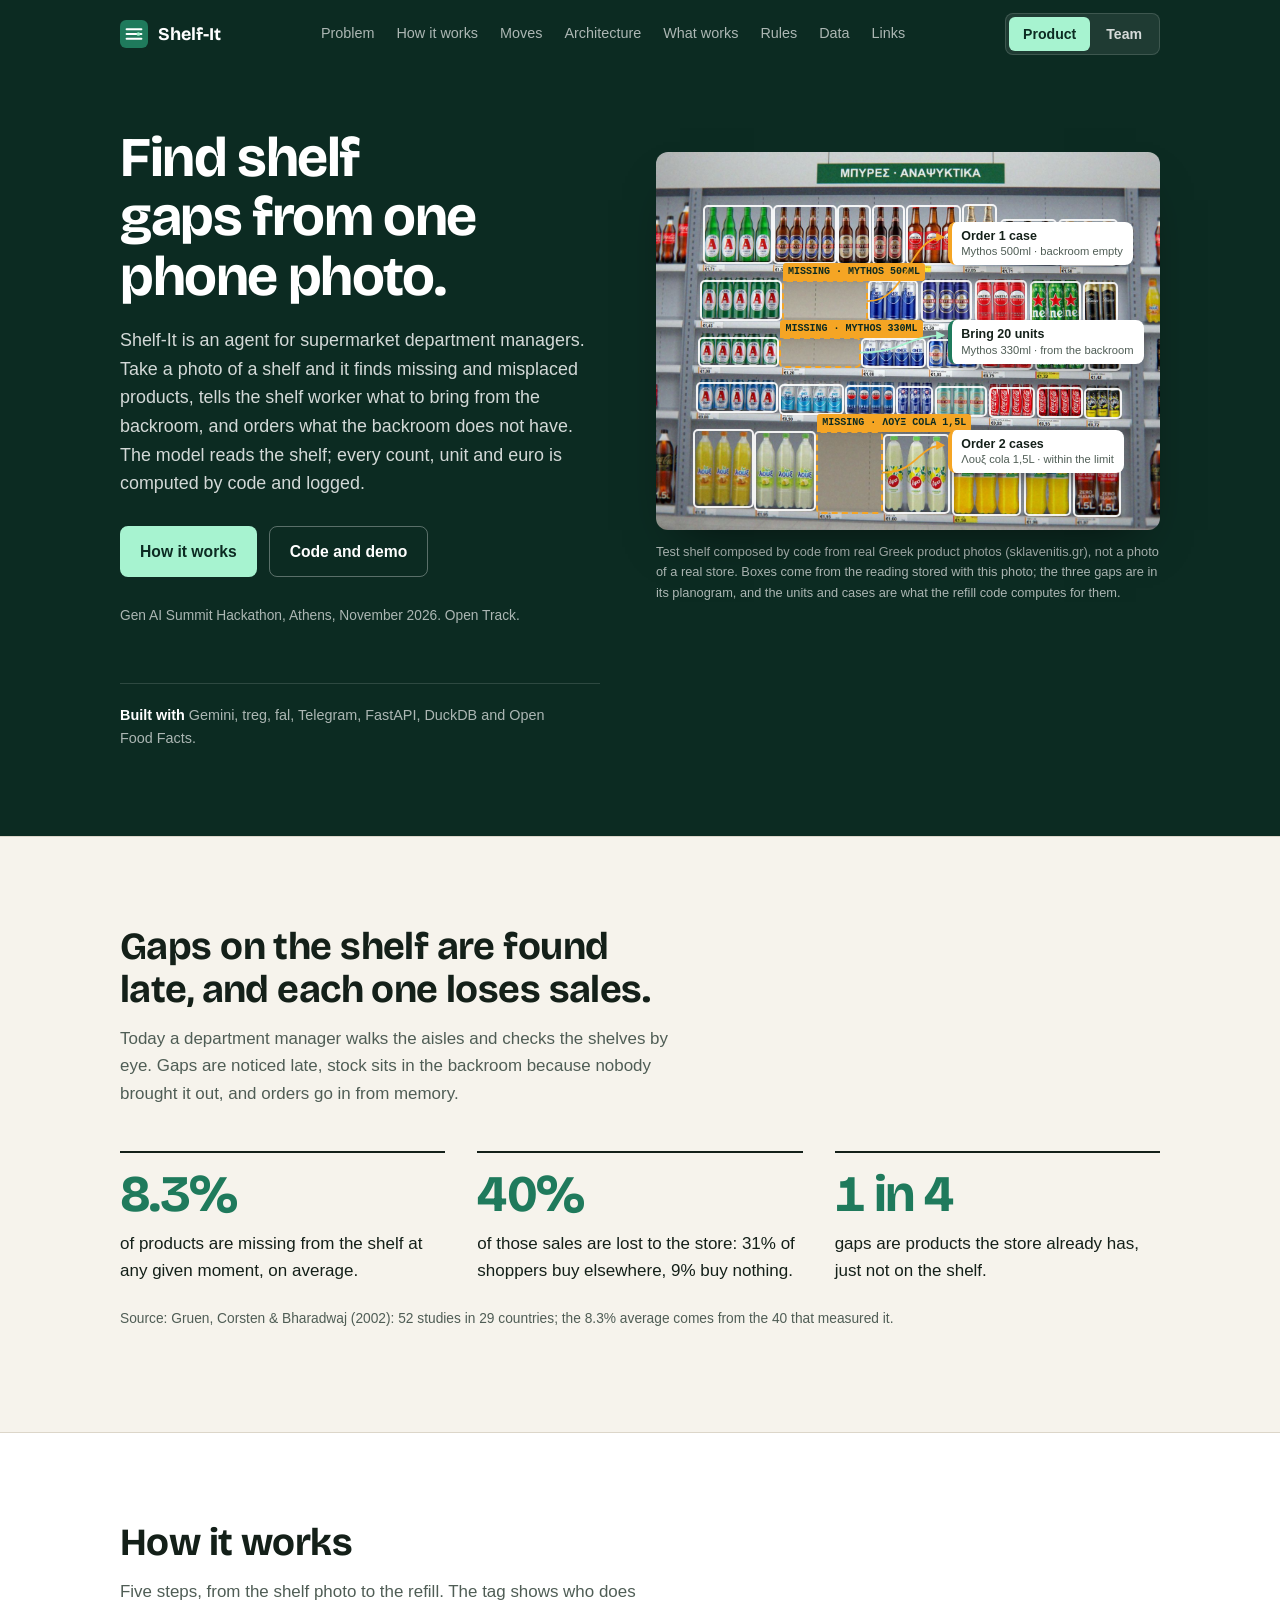
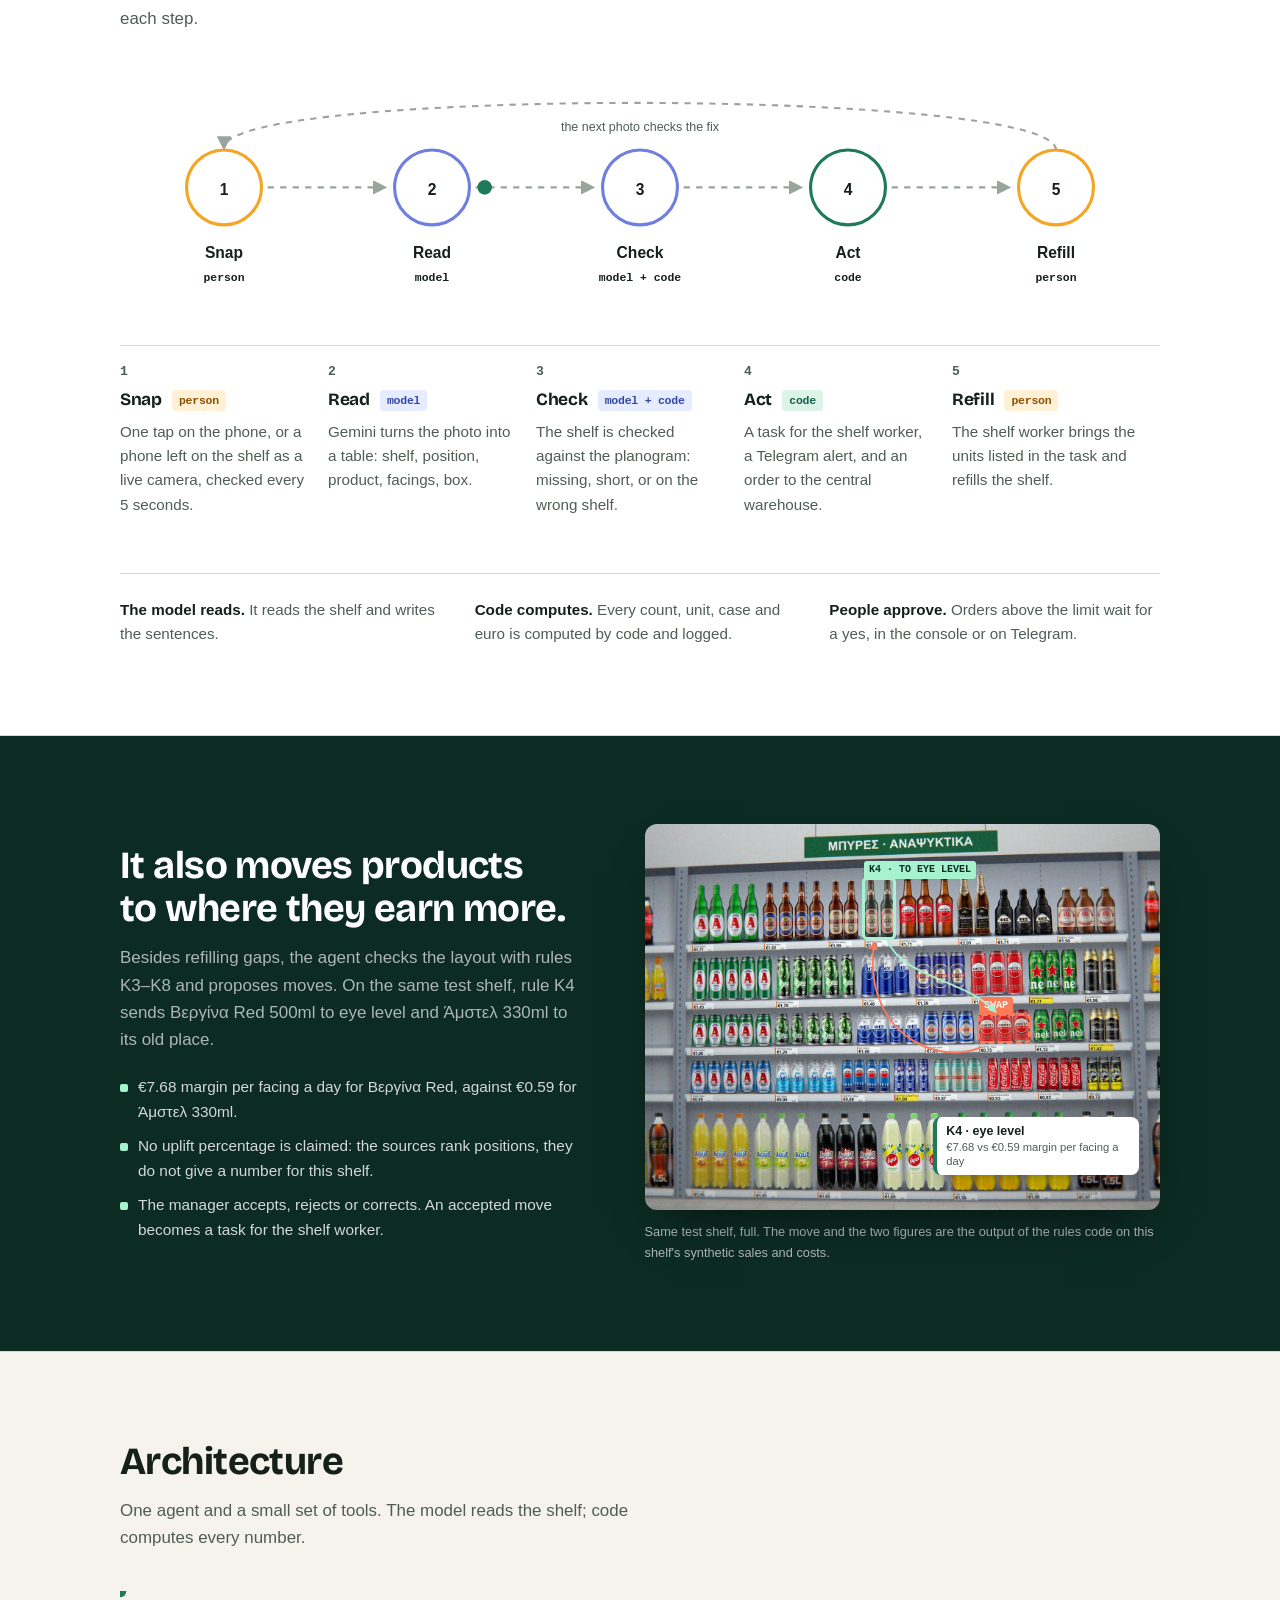
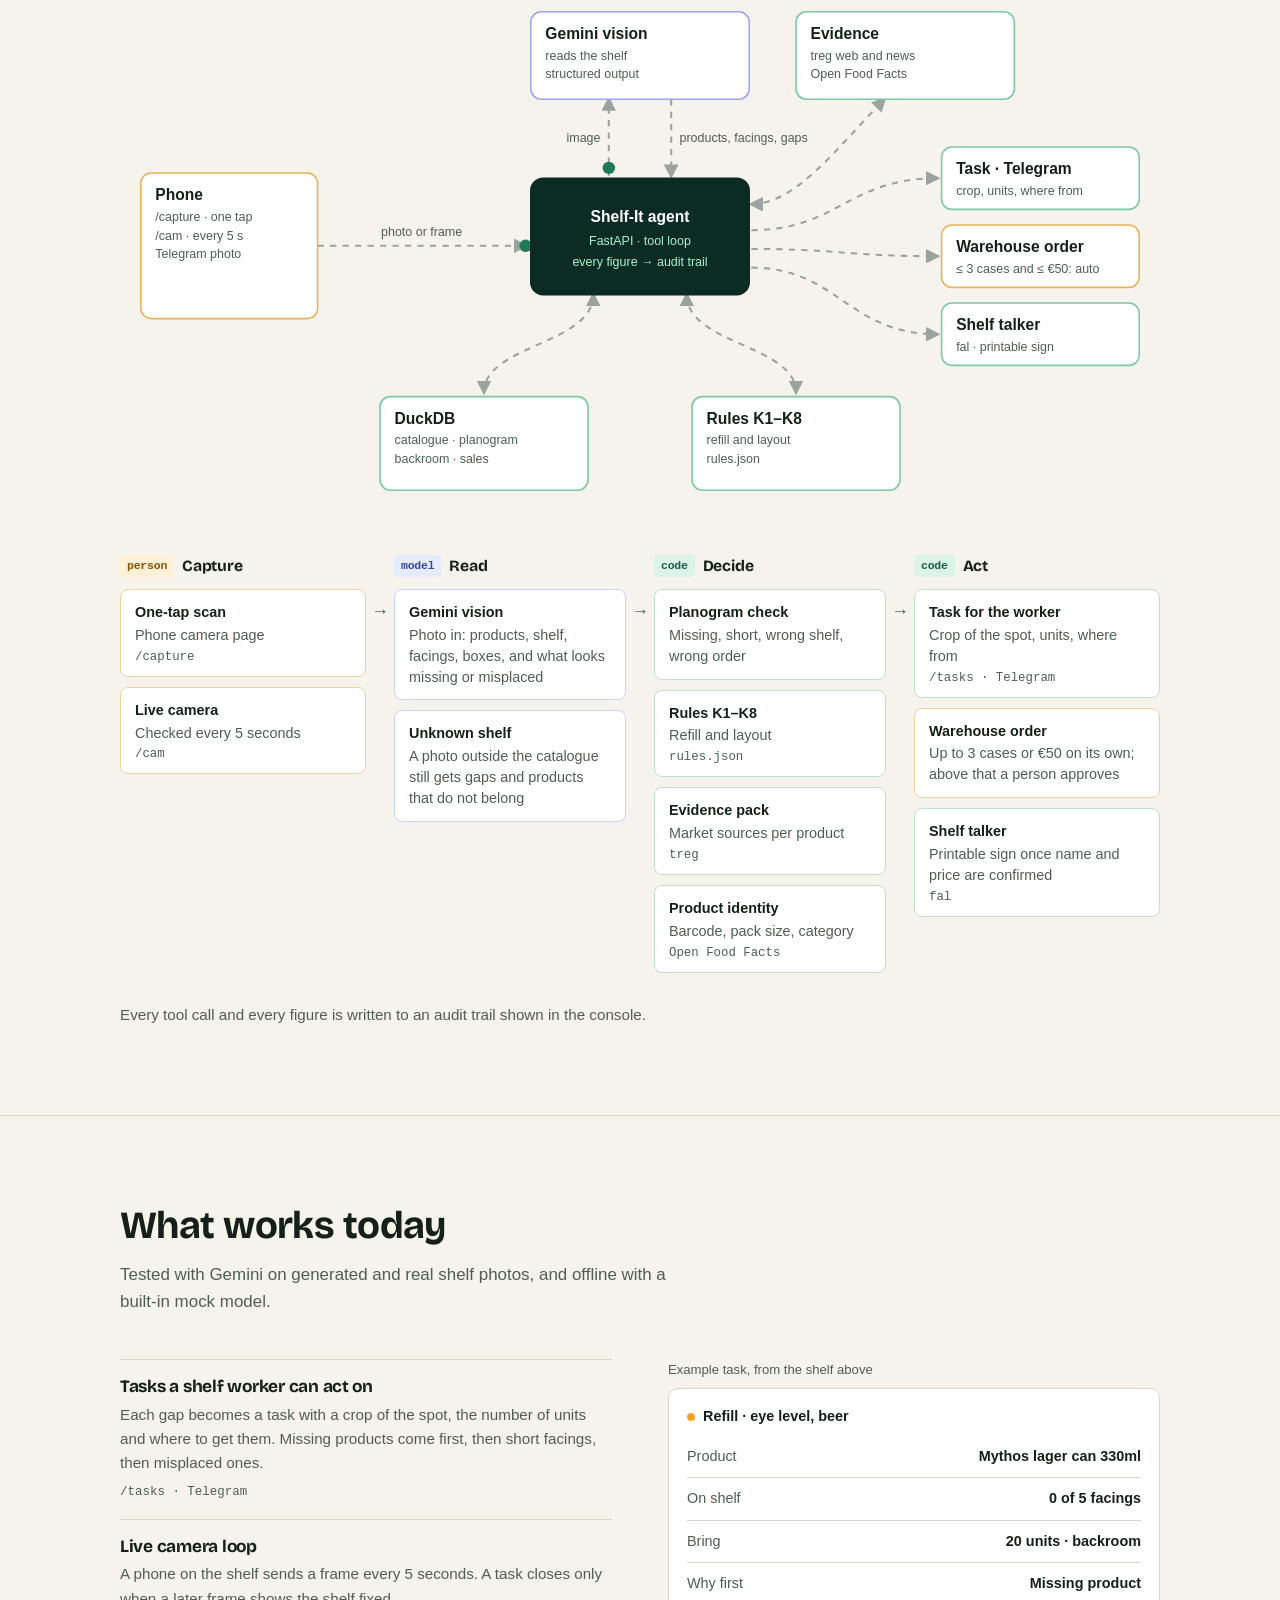
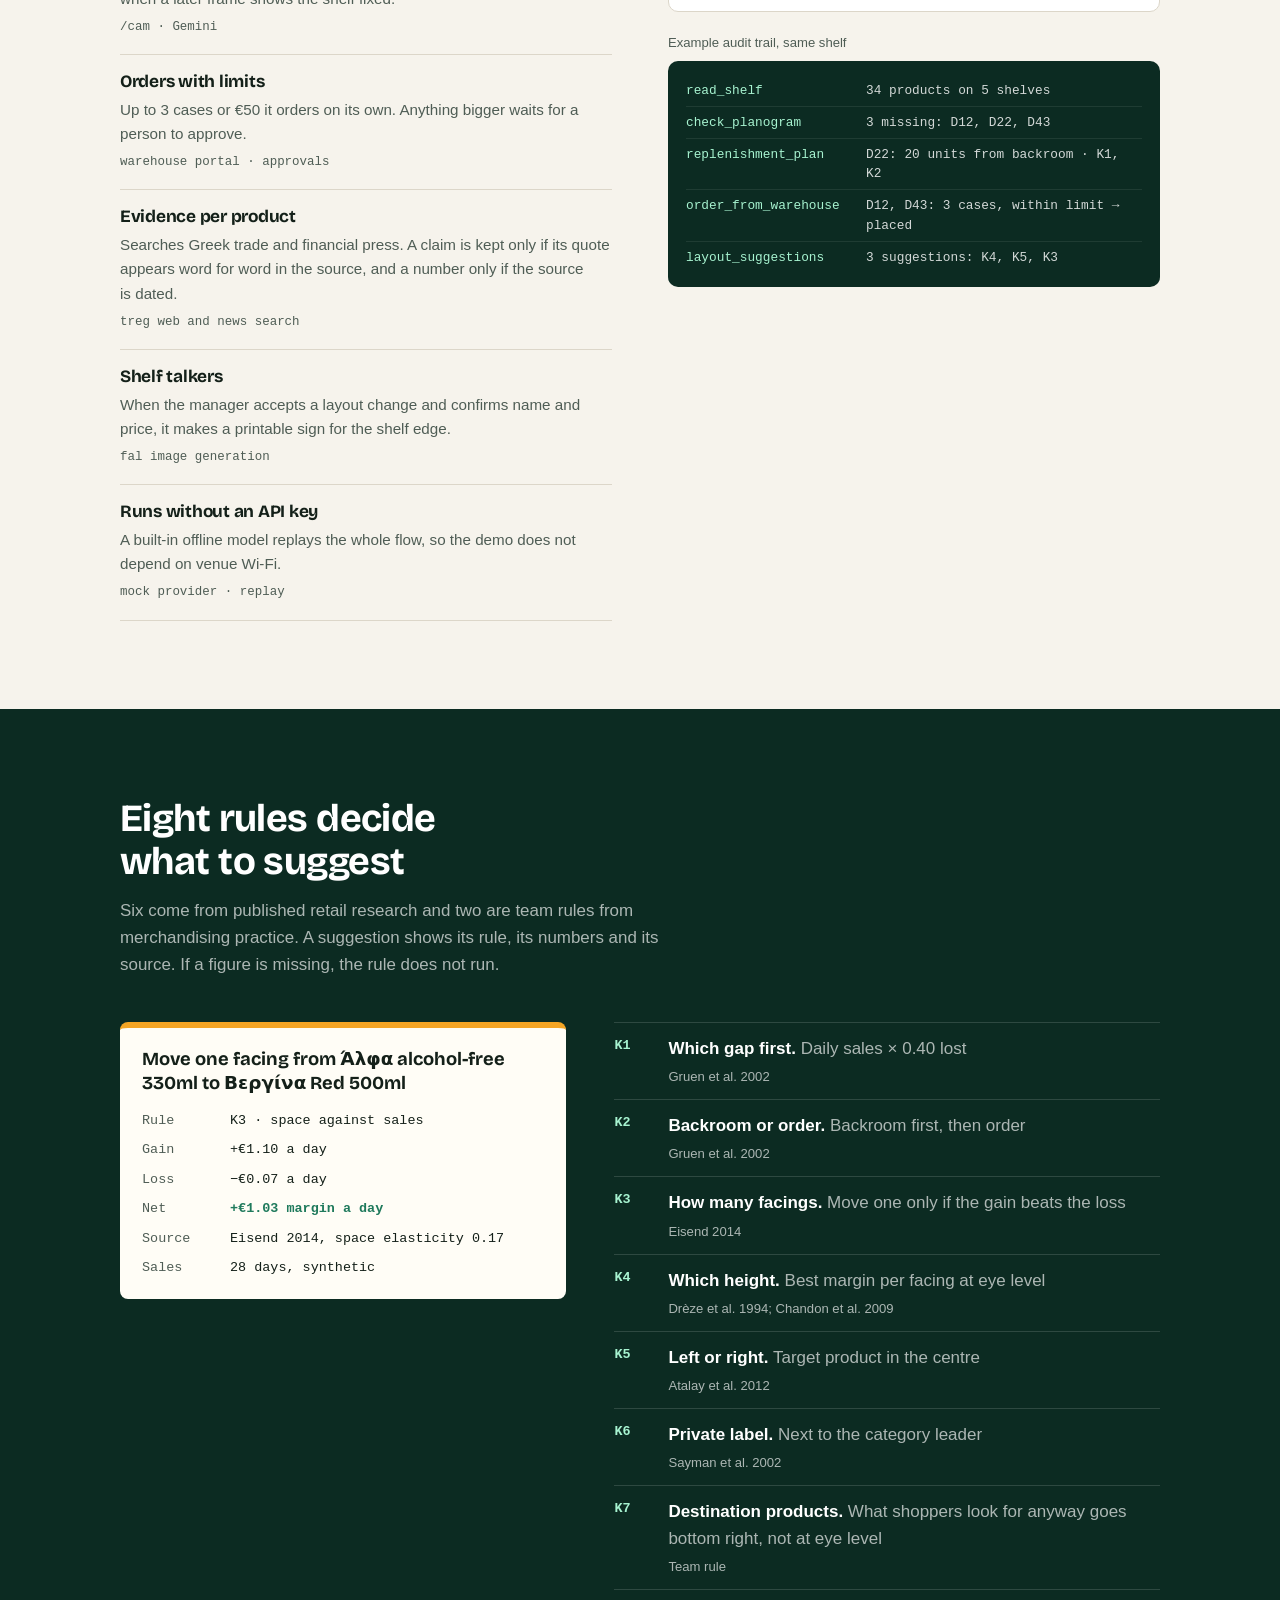
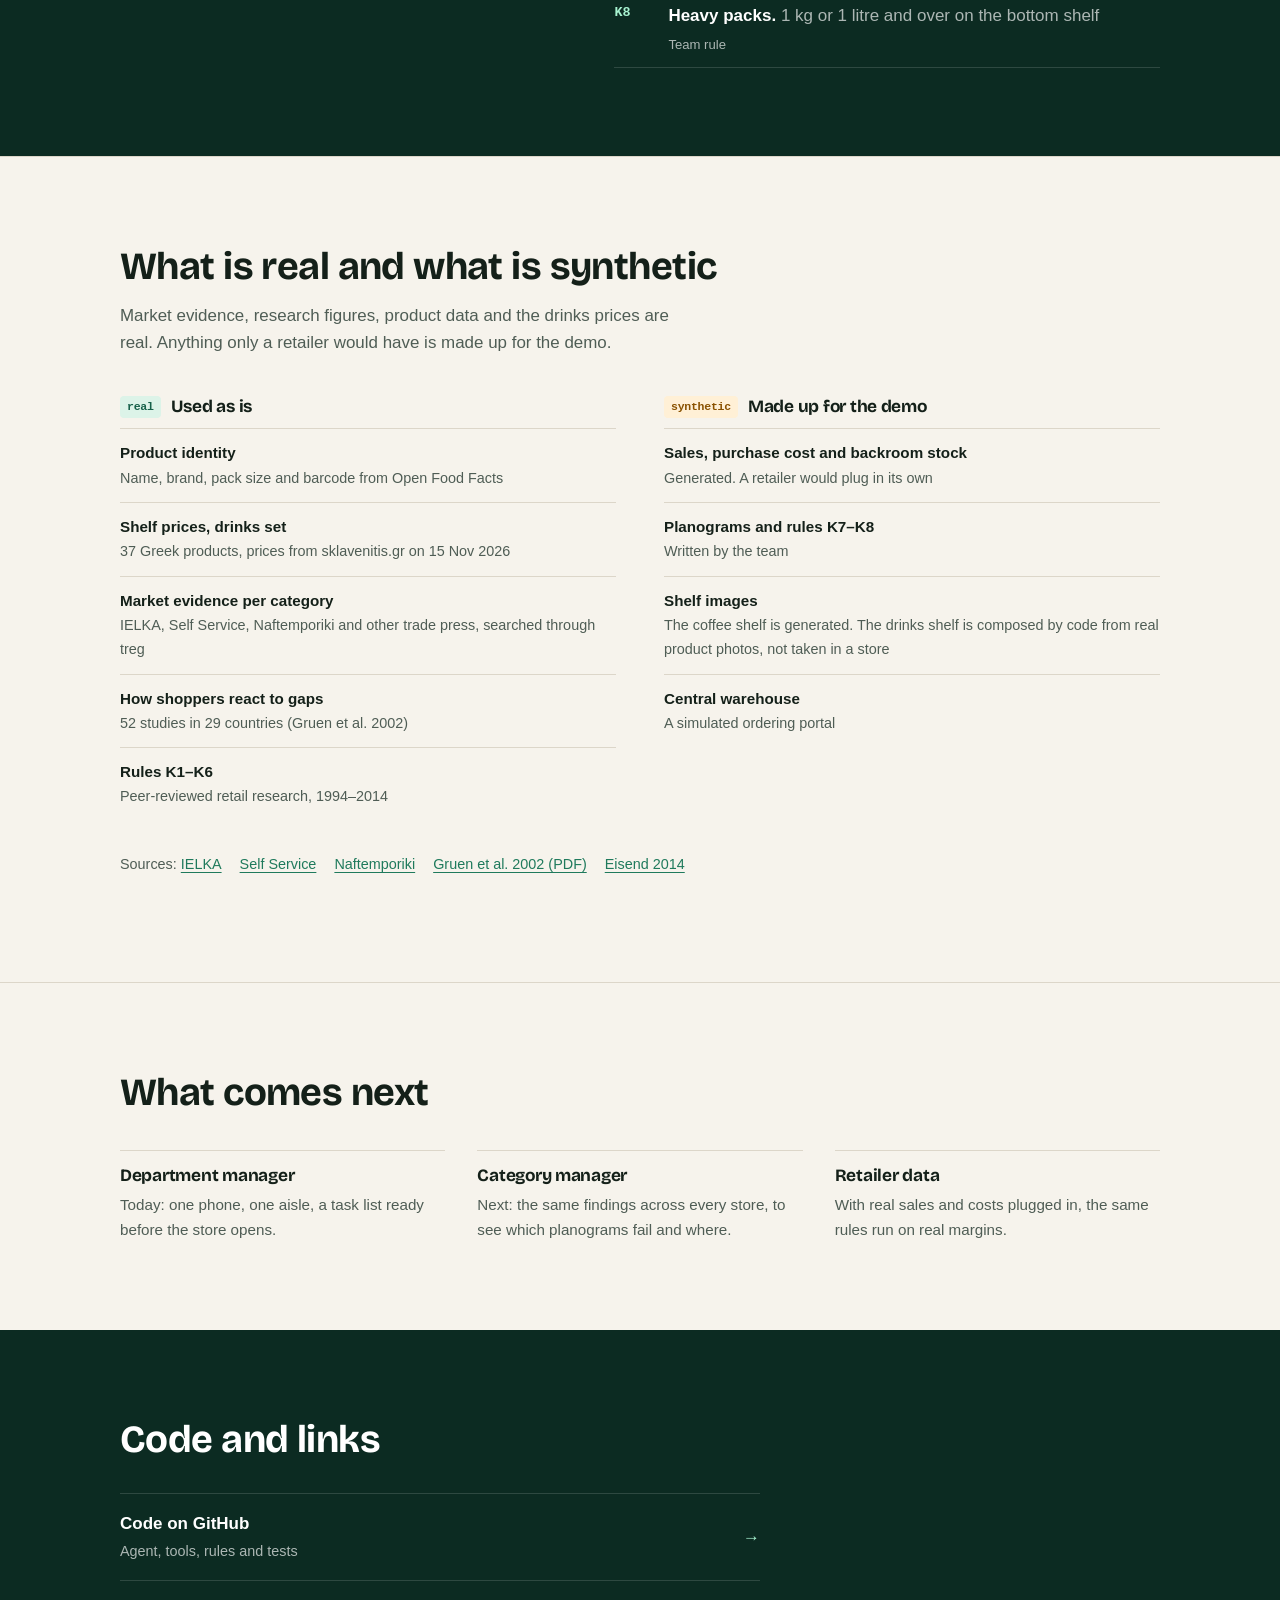
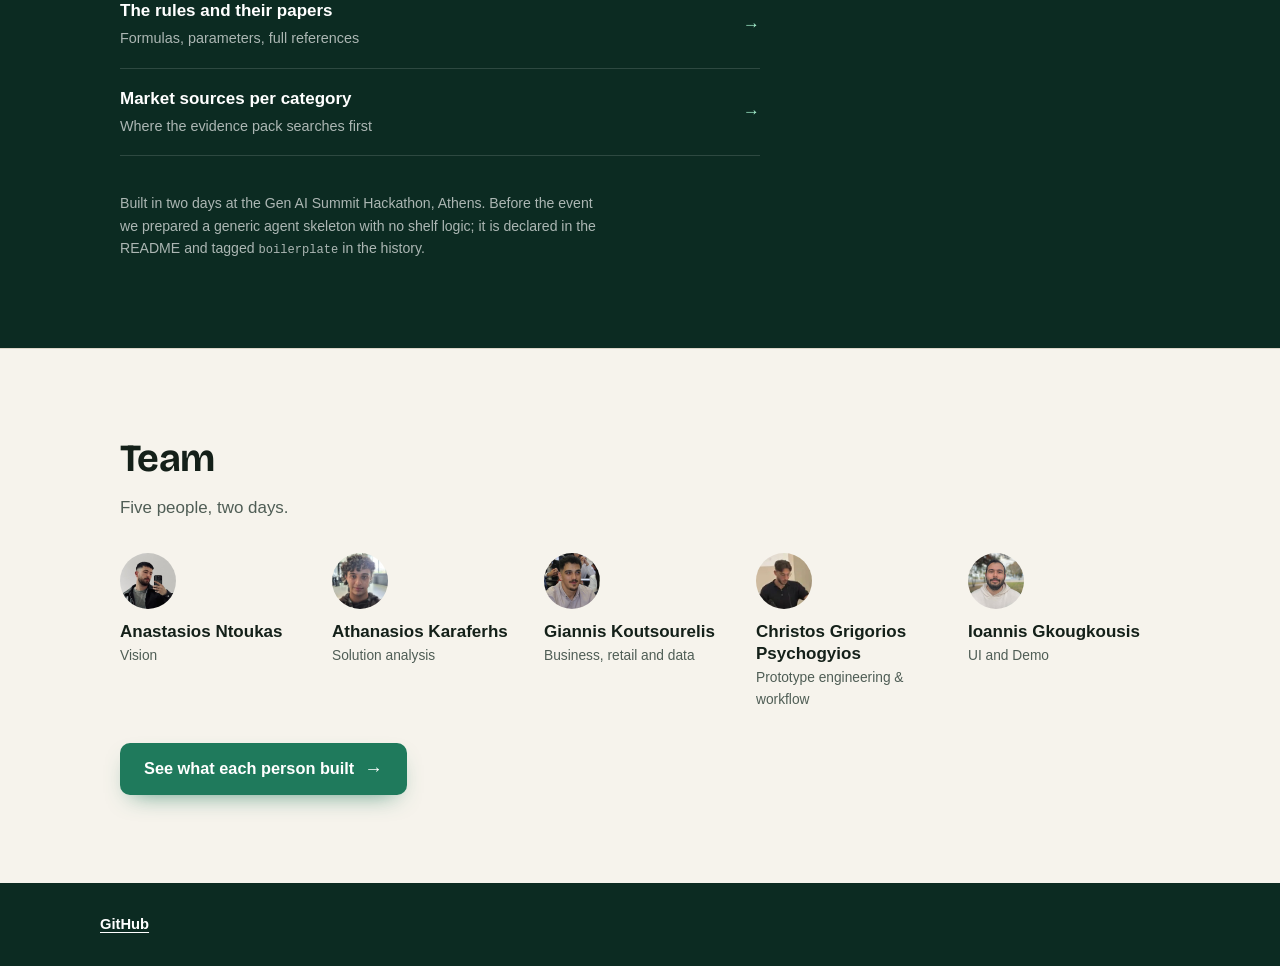
<file: docs/index.html>
<!doctype html>
<html lang="en">
<head>
<meta charset="utf-8">
<meta name="viewport" content="width=device-width, initial-scale=1">
<title>Shelf-It · the shelf agent for supermarkets</title>
<meta name="description" content="Point a phone at a supermarket shelf. Shelf-It finds the gaps, tells the shelf worker what to bring from the backroom, and orders what is missing.">
<meta property="og:title" content="Shelf-It · the shelf agent for supermarkets">
<meta property="og:description" content="Point a phone at a shelf. Get the gaps, the refill and the order, with a source behind every number.">
<meta property="og:image" content="shelf-drinks.jpg">
<meta name="theme-color" content="#0c2b22">
<link rel="icon" href="data:image/svg+xml,%3Csvg xmlns='http://www.w3.org/2000/svg' viewBox='0 0 32 32'%3E%3Crect width='32' height='32' rx='7' fill='%231F7A5C'/%3E%3Cpath d='M7.5 10.5h17M7.5 16h17M7.5 21.5h17' stroke='white' stroke-width='2.2' stroke-linecap='round'/%3E%3Ccircle cx='21' cy='16' r='2.1' fill='%23A7F3D0'/%3E%3C/svg%3E">
<link rel="preconnect" href="https://fonts.googleapis.com">
<link rel="preconnect" href="https://fonts.gstatic.com" crossorigin>
<link href="https://fonts.googleapis.com/css2?family=Bricolage+Grotesque:opsz,wght@12..96,500;12..96,700;12..96,800&display=swap" rel="stylesheet">
<style>
  :root {
    --night: #0c2b22;
    --night-2: #123a2e;
    --green: #1f7a5c;
    --mint: #a7f3d0;
    --amber: #f5a524;
    --paper: #f6f3ec;
    --card: #ffffff;
    --ink: #142019;
    --soft: #4f5d55;
    --line: #dcd6c9;
    --on-dark: rgba(255,255,255,0.82);
    --on-dark-soft: rgba(255,255,255,0.66);
    --line-dark: rgba(255,255,255,0.14);
    --display: "Bricolage Grotesque", ui-sans-serif, system-ui, sans-serif;
    --sans: -apple-system, BlinkMacSystemFont, "Segoe UI", Roboto, "Helvetica Neue", sans-serif;
    --mono: ui-monospace, "SF Mono", Menlo, Consolas, monospace;
  }
  * { box-sizing: border-box; }
  [hidden] { display: none !important; }
  html { scroll-behavior: smooth; scroll-padding-top: 16px; }
  @media (prefers-reduced-motion: reduce) { html { scroll-behavior: auto; } }
  body { margin: 0; background: var(--paper); color: var(--ink); font: 17px/1.6 var(--sans); -webkit-text-size-adjust: 100%; }
  img { max-width: 100%; display: block; }
  a { color: inherit; }
  :focus-visible { outline: 2px solid var(--green); outline-offset: 3px; border-radius: 4px; }
  .dark :focus-visible, .hero :focus-visible, nav.top :focus-visible { outline-color: var(--mint); }
  ::selection { background: var(--mint); color: var(--night); }
  .wrap { max-width: 1080px; margin: 0 auto; padding: 0 20px; }
  h1, h2, h3 { font-family: var(--display); margin: 0; letter-spacing: -0.015em; text-wrap: balance; }
  h2 { font-size: clamp(1.75rem, 3.4vw, 2.4rem); font-weight: 700; line-height: 1.12; max-width: 24ch; }
  h3 { font-size: 1.08rem; font-weight: 700; line-height: 1.3; }
  p { margin: 0 0 14px; text-wrap: pretty; }
  code { font: 0.86em var(--mono); }
  section { padding: 88px 0; }
  section + section:not(.dark):not(.how) { border-top: 1px solid var(--line); }
  .intro { max-width: 62ch; color: var(--soft); font-size: 1.06rem; margin-top: 14px; }
  .dark { background: var(--night); color: #fff; }
  .dark .intro { color: var(--on-dark-soft); }
  .tag { display: inline-block; font: 600 0.72rem/1 var(--mono); padding: 5px 7px; border-radius: 4px; vertical-align: middle; }
  .t-model { background: #e6ecff; color: #3346a8; }
  .t-code { background: #dcf3e8; color: #17614a; }
  .t-person { background: #fff0d6; color: #8a5200; }

  /* ---------- nav ---------- */
  nav.top { position: absolute; inset: 0 0 auto 0; z-index: 10; }
  nav.top .wrap { display: flex; align-items: center; justify-content: space-between; height: 68px; gap: 16px; }
  .brand { display: flex; align-items: center; gap: 10px; font: 700 1.12rem var(--display); color: #fff; text-decoration: none; }
  .brand svg { width: 28px; height: 28px; }
  nav.top .links { display: flex; gap: 22px; }
  nav.top .links a { color: var(--on-dark-soft); text-decoration: none; font-size: 0.9rem; font-weight: 500; padding: 6px 0; }
  nav.top .links a:hover { color: #fff; }
  @media (max-width: 1000px) { nav.top .links { gap: 14px; } nav.top .links a { font-size: 0.85rem; } }
  @media (max-width: 820px) { nav.top .links { display: none; } }
  .tabs { display: flex; gap: 2px; padding: 3px; border-radius: 8px; background: rgba(255,255,255,0.08); border: 1px solid var(--line-dark); }
  .tabs a { padding: 6px 14px; border-radius: 6px; color: var(--on-dark); font-weight: 600; font-size: 0.88rem; text-decoration: none; }
  .tabs a:hover { color: #fff; }
  .tabs a[aria-current="page"] { background: var(--mint); color: var(--night); }

  /* ---------- hero ---------- */
  .hero { background: var(--night); color: #fff; padding: 128px 0 72px; }
  .hero .wrap { display: grid; grid-template-columns: 1fr 1.05fr; gap: 56px; align-items: center; }
  @media (max-width: 900px) { .hero { padding-top: 104px; } .hero .wrap { grid-template-columns: 1fr; gap: 40px; } }
  .hero h1 { font-size: clamp(2.3rem, 5vw, 3.5rem); font-weight: 700; line-height: 1.06; letter-spacing: -0.025em; }
  .hero .sub { font-size: 1.12rem; color: var(--on-dark); margin: 20px 0 28px; max-width: 34em; }
  .btns { display: flex; gap: 12px; flex-wrap: wrap; }
  .btn { display: inline-flex; align-items: center; min-height: 46px; padding: 12px 20px; border-radius: 8px; font-weight: 600; text-decoration: none; font-size: 0.98rem; }
  .btn.solid { background: var(--mint); color: var(--night); }
  .btn.solid:hover { background: #c3f7df; }
  .btn.ghost { border: 1px solid rgba(255,255,255,0.32); color: #fff; }
  .btn.ghost:hover { border-color: #fff; }
  .event { margin: 28px 0 0; font-size: 0.86rem; color: var(--on-dark-soft); }

  .shot { position: relative; border-radius: 12px; overflow: hidden; box-shadow: 0 24px 48px -24px rgba(0,0,0,0.6); }
  .shot img { width: 100%; height: auto; }
  .box { position: absolute; border: 2px solid rgba(255,255,255,0.9); border-radius: 5px; }
  .shot.wait .box { opacity: 0; }
  .shot.play .box { animation: pop .35s ease-out backwards; }
  .box span { position: absolute; top: -1px; left: -1px; transform: translateY(-100%); background: rgba(255,255,255,0.95); color: var(--night); font: 700 10px/1 var(--mono); padding: 4px 5px; border-radius: 3px 3px 3px 0; white-space: nowrap; }
  .box.gap { border: 2px dashed var(--amber); background: rgba(245,165,36,0.16); }
  .box.gap span { background: var(--amber); }
  @keyframes pop { from { opacity: 0; } to { opacity: 1; } }
  @media (max-width: 520px) { .box span { font-size: 8px; padding: 3px 4px; } }
  @media (prefers-reduced-motion: reduce) { .shot .box { animation: none; opacity: 1; } }
  .note { font-size: 0.8rem; color: var(--on-dark-soft); margin: 12px 0 0; }
  .built { margin-top: 56px; padding-top: 20px; border-top: 1px solid var(--line-dark); font-size: 0.9rem; color: var(--on-dark-soft); }
  .built b { color: #fff; font-weight: 600; }

  /* ---------- overlays on the shelf photos: lines, arrows, chips ---------- */
  .ovl { position: absolute; inset: 0; width: 100%; height: 100%; pointer-events: none; overflow: visible; }
  .ovl .ln { fill: none; stroke-width: 3.5; stroke-linecap: round; stroke-dasharray: 1; stroke-dashoffset: 0; }
  .ovl .ln.amber { stroke: var(--amber); }
  .ovl .ln.mint { stroke: var(--mint); }
  .ovl .ln.coral { stroke: #ff7a59; }
  .shot.wait .ovl, .shot.wait .chip { opacity: 0; }
  .shot.play .ovl .ln { animation: draw .8s ease-out var(--d, 0s) backwards; }
  @keyframes draw { from { stroke-dashoffset: 1; opacity: 0; } 15% { opacity: 1; } to { stroke-dashoffset: 0; opacity: 1; } }
  .scan { display: none; position: absolute; left: 0; right: 0; height: 18%; top: -18%; pointer-events: none;
    background: linear-gradient(180deg, transparent, rgba(167,243,208,0.28)); border-bottom: 2px solid var(--mint); }
  .shot.play .scan { display: block; animation: scan 1.4s ease-in-out .05s forwards; }
  @keyframes scan { from { top: -18%; } to { top: 100%; opacity: 0; } }
  .chip { position: absolute; background: #fff; color: var(--ink); border-radius: 8px; padding: 7px 10px 7px 9px;
    font: 600 0.78rem/1.25 var(--sans); box-shadow: 0 10px 24px -10px rgba(0,0,0,0.55); border-left: 4px solid var(--amber); max-width: 40%; }
  .chip small { display: block; font-weight: 500; color: var(--soft); font-size: 0.7rem; }
  .chip.mint { border-left-color: var(--green); }
  .chip.coral { border-left-color: #ff7a59; }
  .shot.play .chip { animation: rise .45s ease-out var(--d, 0s) backwards; }
  @keyframes rise { from { opacity: 0; transform: translateY(6px); } to { opacity: 1; transform: none; } }
  .box.move { border: 3px solid var(--mint); background: rgba(167,243,208,0.18); }
  .box.move span { background: var(--mint); }
  .box.swap { border: 3px dashed #ff7a59; background: rgba(255,122,89,0.14); }
  .box.swap span { background: #ff7a59; color: #fff; }
  @media (max-width: 560px) { .chip { font-size: 0.62rem; padding: 4px 6px; max-width: 46%; } .chip small { font-size: 0.56rem; } .ovl .ln { stroke-width: 5; } }
  @media (prefers-reduced-motion: reduce) { .shot .ovl .ln, .shot .chip { animation: none; } .shot .scan { display: none; } }

  /* ---------- second feature: moves ---------- */
  .moves .wrap { display: grid; grid-template-columns: 1fr 1.1fr; gap: 56px; align-items: center; }
  @media (max-width: 900px) { .moves .wrap { grid-template-columns: 1fr; gap: 32px; } }
  .moves .facts { margin: 22px 0 0; padding: 0; list-style: none; display: grid; gap: 10px; }
  .moves .facts li { padding-left: 18px; position: relative; color: var(--on-dark); font-size: 0.96rem; }
  .moves .facts li::before { content: ""; position: absolute; left: 0; top: .6em; width: 8px; height: 8px; border-radius: 2px; background: var(--mint); }

  /* ---------- flow diagrams (how it works, architecture) ---------- */
  .diagram { margin-top: 40px; }
  .diagram svg { width: 100%; height: auto; display: block; }
  .diagram .v { display: none; }
  @media (max-width: 700px) { .diagram .h { display: none; } .diagram .v { display: block; max-width: 420px; margin: 0 auto; } }
  .dg text { font-family: var(--sans); fill: var(--ink); }
  .dg .t { font: 700 15px var(--sans); }
  .dg .s { font: 12px var(--sans); fill: var(--soft); }
  .dg .m { font: 600 11px var(--mono); }
  .dg .bx { fill: var(--card); stroke: var(--line); stroke-width: 1.5; }
  .dg .bx.p { stroke: #e7b25a; } .dg .bx.md { stroke: #9aa8f0; } .dg .bx.c { stroke: #7cc8a6; } .dg .bx.core { fill: var(--night); stroke: var(--night); }
  .dg .core-t { fill: #fff; } .dg .core-s { fill: var(--mint); }
  .dg .wire { fill: none; stroke: #9aa39d; stroke-width: 2; stroke-dasharray: 6 6; animation: flow 1.1s linear infinite; }
  .dg .wire.solid { stroke-dasharray: none; animation: none; }
  @keyframes flow { to { stroke-dashoffset: -12; } }
  .dg .dot { fill: var(--green); }
  .dg .node { stroke-width: 3; animation: glow 7.5s ease-in-out infinite; animation-delay: var(--d, 0s); }
  @keyframes glow { 0%, 22%, 100% { stroke-width: 3; } 6% { stroke-width: 10; } }
  @media (prefers-reduced-motion: reduce) { .dg .wire, .dg .node { animation: none; } .dg .dot { display: none; } }

  /* ---------- problem ---------- */
  .stats { display: grid; grid-template-columns: repeat(3, 1fr); gap: 32px; margin-top: 44px; }
  @media (max-width: 780px) { .stats { grid-template-columns: 1fr; gap: 20px; } }
  .stat { border-top: 2px solid var(--ink); padding-top: 16px; }
  .stat .n { font: 700 clamp(2.4rem, 5vw, 3.2rem)/1 var(--display); letter-spacing: -0.03em; color: var(--green); font-variant-numeric: tabular-nums; }
  .stat p { margin: 10px 0 0; }
  .cite { font-size: 0.86rem; color: var(--soft); margin-top: 24px; }

  /* ---------- how ---------- */
  .how { background: var(--card); border-top: 1px solid var(--line); border-bottom: 1px solid var(--line); }
  .steps { list-style: none; padding: 0; display: grid; grid-template-columns: repeat(5, 1fr); gap: 0; margin: 44px 0 0; counter-reset: s; }
  @media (max-width: 980px) { .steps { grid-template-columns: 1fr 1fr; } }
  @media (max-width: 560px) { .steps { grid-template-columns: 1fr; } }
  .step { padding: 18px 20px 20px 0; border-top: 1px solid var(--line); counter-increment: s; }
  .step::before { content: counter(s); font: 600 0.82rem var(--mono); color: var(--soft); display: block; margin-bottom: 10px; }
  .step h3 { display: flex; align-items: center; gap: 10px; flex-wrap: wrap; }
  .step p { font-size: 0.95rem; color: var(--soft); margin: 8px 0 0; }
  .split { display: grid; grid-template-columns: repeat(3, 1fr); gap: 24px; margin-top: 36px; padding-top: 24px; border-top: 1px solid var(--line); }
  @media (max-width: 780px) { .split { grid-template-columns: 1fr; gap: 12px; } }
  .split p { margin: 0; font-size: 0.95rem; color: var(--soft); }
  .split b { color: var(--ink); }

  /* ---------- architecture ---------- */
  .arch { margin-top: 44px; display: grid; grid-template-columns: repeat(4, 1fr); gap: 0; }
  .lane { padding: 0 14px; position: relative; }
  .lane:first-child { padding-left: 0; }
  .lane:last-child { padding-right: 0; }
  .lane:not(:last-child)::after { content: "→"; position: absolute; right: -9px; top: 46px; font: 600 1.1rem var(--sans); color: var(--soft); }
  .lane h3 { margin: 0 0 12px; font-size: 0.98rem; display: flex; gap: 8px; align-items: center; }
  .node { background: var(--card); border: 1px solid var(--line); border-radius: 8px; padding: 12px 14px; margin-bottom: 10px; font-size: 0.9rem; line-height: 1.45; color: var(--soft); }
  .node b { display: block; color: var(--ink); font-weight: 600; margin-bottom: 2px; }
  .node code { display: block; margin-top: 4px; color: var(--soft); }
  .node.m { border-color: #c9d3ff; }
  .node.c { border-color: #bfe0cf; }
  .node.p { border-color: #ecd3a4; }
  .after-arch { margin: 20px 0 0; max-width: 70ch; color: var(--soft); font-size: 0.95rem; }
  @media (max-width: 900px) {
    .arch { grid-template-columns: 1fr; gap: 24px; }
    .lane { padding: 0; }
    .lane:not(:last-child)::after { content: none; }
  }

  /* ---------- what works ---------- */
  .works { display: grid; grid-template-columns: 1fr 1fr; gap: 56px; margin-top: 44px; align-items: start; }
  @media (max-width: 900px) { .works { grid-template-columns: 1fr; gap: 40px; } }
  .feat-list { list-style: none; margin: 0; padding: 0; }
  .feat-list li { padding: 16px 0; border-top: 1px solid var(--line); }
  .feat-list li:last-child { border-bottom: 1px solid var(--line); }
  .feat-list p { margin: 4px 0 0; color: var(--soft); font-size: 0.95rem; }
  .feat-list code { display: inline-block; margin-top: 6px; color: var(--soft); font-size: 0.78rem; }
  .examples { display: grid; gap: 20px; }
  .ex-cap { font-size: 0.82rem; color: var(--soft); margin: 0 0 8px; }
  .task { background: var(--card); border: 1px solid var(--line); border-radius: 10px; padding: 16px 18px; font-size: 0.9rem; }
  .task .row { display: flex; justify-content: space-between; gap: 10px; padding: 9px 0; border-bottom: 1px solid var(--line); }
  .task .row:last-child { border: 0; padding-bottom: 0; }
  .task .k { color: var(--soft); }
  .task .v { font-weight: 600; text-align: right; }
  .task .hd { display: flex; align-items: center; gap: 8px; font-weight: 700; padding-bottom: 8px; }
  .dot { width: 8px; height: 8px; border-radius: 50%; background: var(--amber); flex: none; }
  .log { background: var(--night); border-radius: 10px; padding: 14px 18px; font: 0.8rem/1.5 var(--mono); color: var(--on-dark); }
  .log div { padding: 6px 0; border-bottom: 1px solid rgba(255,255,255,0.08); display: grid; grid-template-columns: 170px 1fr; gap: 10px; }
  .log div:last-child { border: 0; }
  .log span { color: var(--mint); }
  @media (max-width: 460px) { .log div { grid-template-columns: 1fr; gap: 0; } }

  /* ---------- rules ---------- */
  .rules-grid { display: grid; grid-template-columns: 0.9fr 1.1fr; gap: 48px; margin-top: 44px; align-items: start; }
  @media (max-width: 900px) { .rules-grid { grid-template-columns: 1fr; gap: 32px; } }
  .label { background: #fffdf6; color: var(--ink); border-radius: 8px; padding: 20px 22px; border-top: 6px solid var(--amber); font-size: 0.9rem; }
  .label .what { font: 700 1.15rem/1.3 var(--display); margin-bottom: 14px; }
  .label dl { margin: 0; display: grid; grid-template-columns: 76px 1fr; gap: 8px 12px; font-family: var(--mono); font-size: 0.84rem; }
  .label dt { color: var(--soft); }
  .label dd { margin: 0; }
  .label .plus { color: var(--green); font-weight: 700; }
  .rules { margin: 0; padding: 0; list-style: none; }
  .rules li { display: grid; grid-template-columns: 40px 1fr; gap: 4px 14px; padding: 12px 0; border-top: 1px solid var(--line-dark); }
  .rules li:last-child { border-bottom: 1px solid var(--line-dark); }
  .rules .k { font: 600 0.84rem/1.6 var(--mono); color: var(--mint); grid-row: span 2; }
  .rules b { font-weight: 600; }
  .rules b + span { color: var(--on-dark-soft); }
  .rules small { grid-column: 2; font-size: 0.82rem; color: var(--on-dark-soft); }

  /* ---------- data ---------- */
  .data-grid { display: grid; grid-template-columns: 1fr 1fr; gap: 48px; margin-top: 40px; }
  @media (max-width: 780px) { .data-grid { grid-template-columns: 1fr; gap: 32px; } }
  .data-col h3 { display: flex; align-items: center; gap: 10px; margin-bottom: 10px; }
  .data-col ul { list-style: none; margin: 0; padding: 0; }
  .data-col li { padding: 12px 0; border-top: 1px solid var(--line); font-size: 0.95rem; }
  .data-col li b { display: block; font-weight: 600; }
  .data-col li span { color: var(--soft); font-size: 0.9rem; }
  .sources { margin-top: 28px; font-size: 0.9rem; color: var(--soft); }
  .sources a { color: var(--green); text-underline-offset: 3px; margin-right: 14px; display: inline-block; padding: 4px 0; }

  /* ---------- next ---------- */
  .next { display: grid; grid-template-columns: repeat(3, 1fr); gap: 32px; margin-top: 36px; }
  @media (max-width: 780px) { .next { grid-template-columns: 1fr; gap: 20px; } }
  .next > div { border-top: 1px solid var(--line); padding-top: 14px; }
  .next p { color: var(--soft); font-size: 0.95rem; margin: 6px 0 0; }

  /* ---------- team strip ---------- */
  .team-strip { display: grid; grid-template-columns: repeat(5, 1fr); gap: 20px; margin-top: 32px; }
  @media (max-width: 900px) { .team-strip { grid-template-columns: repeat(3, 1fr); } }
  @media (max-width: 560px) { .team-strip { grid-template-columns: 1fr 1fr; } }
  .team-strip > div { display: flex; flex-direction: column; gap: 2px; }
  .avatar { width: 56px; height: 56px; border-radius: 50%; display: grid; place-items: center; font: 700 1.1rem var(--display); color: var(--night); background: var(--mint); margin-bottom: 10px; overflow: hidden; }
  .avatar img { width: 100%; height: 100%; object-fit: cover; }
  .team-strip b { font-weight: 600; line-height: 1.3; }
  .team-strip small { font-size: 0.86rem; color: var(--soft); }
  .team-strip .tbd b { color: var(--soft); font-weight: 500; }
  .team-strip .tbd .avatar { background: var(--line); color: var(--soft); }
  .team-more { display: inline-flex; align-items: center; gap: 10px; margin-top: 32px; padding: 15px 24px; border-radius: 10px;
    background: var(--green); color: #fff; font: 700 1.02rem var(--sans); text-decoration: none;
    box-shadow: 0 10px 24px -12px rgba(31,122,92,0.8); transition: transform .15s ease, background .15s ease; }
  .team-more:hover { background: #17644a; transform: translateY(-1px); }
  .team-more::after { content: "→"; font-size: 1.15rem; }

  /* ---------- links ---------- */
  .tree { max-width: 640px; margin-top: 32px; }
  .tree a { display: flex; align-items: center; justify-content: space-between; gap: 12px; padding: 16px 0; border-top: 1px solid var(--line-dark); text-decoration: none; }
  .tree a:last-child { border-bottom: 1px solid var(--line-dark); }
  .tree a:hover b { text-decoration: underline; text-underline-offset: 3px; }
  .tree a b { display: block; font-weight: 600; }
  .tree a small { color: var(--on-dark-soft); font-size: 0.9rem; }
  .tree a .arr { color: var(--mint); }
  .fine { max-width: 62ch; margin: 36px 0 0; font-size: 0.88rem; color: var(--on-dark-soft); }

  /* ---------- demo video ---------- */
  .demo { background: var(--night-2); color: #fff; padding: 72px 0; }
  .video { position: relative; aspect-ratio: 16 / 9; margin-top: 28px; border-radius: 12px; overflow: hidden; background: #000; }
  .video iframe, .video video { position: absolute; inset: 0; width: 100%; height: 100%; border: 0; }

  footer { background: var(--night); padding: 22px 20px; font-size: 0.92rem; }
  footer .wrap { padding: 0; }
  footer a { color: #fff; font-weight: 600; text-underline-offset: 3px; display: inline-block; padding: 8px 0; }
  footer :focus-visible { outline-color: var(--mint); }
</style>
</head>
<body>

<nav class="top" aria-label="Main">
  <div class="wrap">
    <a class="brand" href="#top">
      <svg viewBox="0 0 32 32" aria-hidden="true"><rect width="32" height="32" rx="7" fill="#1F7A5C"/><path d="M7.5 10.5h17M7.5 16h17M7.5 21.5h17" stroke="#fff" stroke-width="2.2" stroke-linecap="round"/><circle cx="21" cy="16" r="2.1" fill="#A7F3D0"/></svg>
      Shelf-It
    </a>
    <div class="links">
      <a href="#problem">Problem</a>
      <a href="#how">How it works</a>
      <a href="#moves">Moves</a>
      <a href="#arch">Architecture</a>
      <a href="#inside">What works</a>
      <a href="#proof">Rules</a>
      <a href="#data">Data</a>
      <a href="#links">Links</a>
    </div>
    <div class="tabs" role="navigation" aria-label="Pages">
      <a href="index.html" aria-current="page">Product</a>
      <a href="#team">Team</a>
    </div>
  </div>
</nav>

<header class="hero" id="top">
  <div class="wrap">
    <div>
      <h1>Find shelf gaps from one phone photo.</h1>
      <p class="sub">Shelf-It is an agent for supermarket department managers. Take a photo of a shelf and it finds
        missing and misplaced products, tells the shelf worker what to bring from the backroom, and orders what the
        backroom does not have. The model reads the shelf; every count, unit and euro is computed by code and logged.</p>
      <div class="btns">
        <a class="btn solid" href="#how">How it works</a>
        <a class="btn ghost" href="#links">Code and demo</a>
      </div>
      <p class="event">Gen AI Summit Hackathon, Athens, November 2026. Open Track.</p>
    </div>

    <figure style="margin:0">
      <div class="shot">
        <img src="shelf-drinks.jpg" width="1400" height="1050" alt="A supermarket shelf of Greek beers and soft drinks on five shelves. The agent outlines every product and marks three empty slots.">
        <!-- boxes: box_2d from data/shelf/sets/drinks/photos/drinks_real_gaps.reading.json (0-1000 → %) -->
        <div class="box" style="left:9.3%;top:14.0%;width:14.0%;height:15.6%;animation-delay:0.15s"></div>
        <div class="box" style="left:23.3%;top:14.0%;width:12.7%;height:15.6%;animation-delay:0.17s"></div>
        <div class="box" style="left:36.0%;top:14.0%;width:6.7%;height:15.8%;animation-delay:0.19s"></div>
        <div class="box" style="left:42.8%;top:14.0%;width:6.7%;height:15.8%;animation-delay:0.21s"></div>
        <div class="box" style="left:49.7%;top:14.0%;width:10.8%;height:15.8%;animation-delay:0.23s"></div>
        <div class="box" style="left:60.8%;top:13.8%;width:6.9%;height:16.2%;animation-delay:0.25s"></div>
        <div class="box" style="left:68.2%;top:17.8%;width:11.3%;height:12.2%;animation-delay:0.27s"></div>
        <div class="box" style="left:79.8%;top:17.8%;width:11.9%;height:12.4%;animation-delay:0.29s"></div>
        <div class="box" style="left:8.8%;top:33.8%;width:16.2%;height:10.9%;animation-delay:0.31s"></div>
        <div class="box" style="left:42.0%;top:34.0%;width:10.0%;height:11.1%;animation-delay:0.33s"></div>
        <div class="box" style="left:52.5%;top:34.0%;width:10.2%;height:11.1%;animation-delay:0.35s"></div>
        <div class="box" style="left:63.3%;top:34.0%;width:10.4%;height:11.3%;animation-delay:0.37s"></div>
        <div class="box" style="left:74.2%;top:34.2%;width:10.1%;height:11.4%;animation-delay:0.39s"></div>
        <div class="box" style="left:84.8%;top:34.4%;width:6.9%;height:11.2%;animation-delay:0.41s"></div>
        <div class="box" style="left:8.3%;top:48.9%;width:16.2%;height:8.0%;animation-delay:0.43s"></div>
        <div class="box" style="left:40.7%;top:49.3%;width:12.8%;height:8.0%;animation-delay:0.45s"></div>
        <div class="box" style="left:53.8%;top:49.6%;width:10.2%;height:8.0%;animation-delay:0.47s"></div>
        <div class="box" style="left:64.5%;top:49.8%;width:10.3%;height:8.0%;animation-delay:0.49s"></div>
        <div class="box" style="left:75.2%;top:49.8%;width:10.1%;height:8.2%;animation-delay:0.51s"></div>
        <div class="box" style="left:85.7%;top:50.0%;width:6.6%;height:8.0%;animation-delay:0.53s"></div>
        <div class="box" style="left:8.0%;top:60.9%;width:16.3%;height:8.2%;animation-delay:0.55s"></div>
        <div class="box" style="left:24.5%;top:61.3%;width:12.8%;height:8.3%;animation-delay:0.57s"></div>
        <div class="box" style="left:37.5%;top:61.6%;width:10.0%;height:8.2%;animation-delay:0.59s"></div>
        <div class="box" style="left:47.7%;top:61.8%;width:7.3%;height:8.2%;animation-delay:0.61s"></div>
        <div class="box" style="left:55.3%;top:62.0%;width:10.4%;height:8.2%;animation-delay:0.63s"></div>
        <div class="box" style="left:66.0%;top:62.2%;width:9.2%;height:8.2%;animation-delay:0.65s"></div>
        <div class="box" style="left:75.5%;top:62.2%;width:9.2%;height:8.2%;animation-delay:0.67s"></div>
        <div class="box" style="left:85.0%;top:62.4%;width:7.5%;height:8.3%;animation-delay:0.69s"></div>
        <div class="box" style="left:7.3%;top:73.3%;width:12.2%;height:20.9%;animation-delay:0.71s"></div>
        <div class="box" style="left:19.5%;top:73.8%;width:12.3%;height:21.1%;animation-delay:0.73s"></div>
        <div class="box" style="left:45.0%;top:74.7%;width:13.3%;height:21.1%;animation-delay:0.75s"></div>
        <div class="box" style="left:58.7%;top:74.9%;width:13.8%;height:21.3%;animation-delay:0.77s"></div>
        <div class="box" style="left:73.0%;top:75.3%;width:9.3%;height:21.1%;animation-delay:0.79s"></div>
        <div class="box" style="left:82.8%;top:75.6%;width:9.5%;height:21.1%;animation-delay:0.81s"></div>
        <div class="box gap" style="left:25.0%;top:33.8%;width:17.0%;height:11.2%;animation-delay:1.00s"><span>MISSING · MYTHOS 500ML</span></div>
        <div class="box gap" style="left:24.5%;top:48.9%;width:16.2%;height:8.4%;animation-delay:1.15s"><span>MISSING · MYTHOS 330ML</span></div>
        <div class="box gap" style="left:31.8%;top:73.8%;width:13.2%;height:22.0%;animation-delay:1.30s"><span>MISSING · ΛΟΥΞ COLA 1,5L</span></div>
        <div class="scan" aria-hidden="true"></div>
        <svg class="ovl" viewBox="0 0 1000 750" preserveAspectRatio="none" aria-hidden="true">
          <defs>
            <marker id="ah-amber" viewBox="0 0 10 10" refX="8" refY="5" markerWidth="5" markerHeight="5" orient="auto-start-reverse"><path d="M0 0L10 5L0 10z" fill="#f5a524"/></marker>
            <marker id="ah-mint" viewBox="0 0 10 10" refX="8" refY="5" markerWidth="5" markerHeight="5" orient="auto-start-reverse"><path d="M0 0L10 5L0 10z" fill="#a7f3d0"/></marker>
          </defs>
          <path class="ln amber" pathLength="1" style="--d:1.7s" marker-end="url(#ah-amber)" d="M420 296 C 500 296, 500 169, 570 169"/>
          <path class="ln mint" pathLength="1" style="--d:1.95s" marker-end="url(#ah-mint)" d="M407 398 C 490 398, 500 364, 570 364"/>
          <path class="ln amber" pathLength="1" style="--d:2.2s" marker-end="url(#ah-amber)" d="M450 636 C 520 636, 520 582, 570 582"/>
        </svg>
        <div class="chip" style="left:58%;top:18.5%;--d:2.3s">Order 1 case<small>Mythos 500ml · backroom empty</small></div>
        <div class="chip mint" style="left:58%;top:44.5%;--d:2.55s">Bring 20 units<small>Mythos 330ml · from the backroom</small></div>
        <div class="chip" style="left:58%;top:73.5%;--d:2.8s">Order 2 cases<small>Λουξ cola 1,5L · within the limit</small></div>
      </div>
      <figcaption class="note">Test shelf composed by code from real Greek product photos (sklavenitis.gr), not a photo of a
        real store. Boxes come from the reading stored with this photo; the three gaps are in its planogram, and the units and
        cases are what the refill code computes for them.</figcaption>
    </figure>
  </div>
  <div class="wrap">
    <p class="built"><b>Built with</b> Gemini, treg, fal, Telegram, FastAPI, DuckDB and Open Food Facts.</p>
  </div>
</header>

<!-- Filled from PAGE.video in the script at the end of this file. Stays hidden while it is empty. -->
<section class="demo" id="demo" hidden>
  <div class="wrap">
    <h2>Demo</h2>
    <div class="video" id="video"></div>
  </div>
</section>

<section id="problem">
  <div class="wrap">
    <h2>Gaps on the shelf are found late, and each one loses sales.</h2>
    <p class="intro">Today a department manager walks the aisles and checks the shelves by eye. Gaps are noticed late,
      stock sits in the backroom because nobody brought it out, and orders go in from memory.</p>
    <div class="stats">
      <div class="stat"><div class="n">8.3%</div><p>of products are missing from the shelf at any given moment, on average.</p></div>
      <div class="stat"><div class="n">40%</div><p>of those sales are lost to the store: 31% of shoppers buy elsewhere, 9% buy nothing.</p></div>
      <div class="stat"><div class="n">1 in 4</div><p>gaps are products the store already has, just not on the shelf.</p></div>
    </div>
    <p class="cite">Source: Gruen, Corsten &amp; Bharadwaj (2002): 52 studies in 29 countries; the 8.3% average comes
      from the 40 that measured it.</p>
  </div>
</section>

<section class="how" id="how">
  <div class="wrap">
    <h2>How it works</h2>
    <p class="intro">Five steps, from the shelf photo to the refill. The tag shows who does each step.</p>
    <div class="diagram">
      <svg class="h dg" viewBox="0 0 1000 220" role="img" aria-label="Five steps in a loop: snap, read, check, act, refill, then the next photo checks the fix.">
      <defs><marker id="fa" viewBox="0 0 10 10" refX="8" refY="5" markerWidth="7" markerHeight="7" orient="auto-start-reverse"><path d="M0 0L10 5L0 10z" fill="#9aa39d"/></marker></defs>
      <path class="wire" d="M 900 74 C 900 14, 100 14, 100 72" marker-end="url(#fa)"/>
      <text class="s" x="500" y="56" text-anchor="middle">the next photo checks the fix</text>
      <path class="wire" d="M 142 110 H 254" marker-end="url(#fa)"/>
      <path class="wire" d="M 342 110 H 454" marker-end="url(#fa)"/>
      <path class="wire" d="M 542 110 H 654" marker-end="url(#fa)"/>
      <path class="wire" d="M 742 110 H 854" marker-end="url(#fa)"/>
      <circle class="dot" r="7"><animateMotion dur="7.5s" repeatCount="indefinite" path="M100 110 H900"/></circle>
      <circle class="node" style="--d:0.0s" cx="100" cy="110" r="36" fill="#fff" stroke="#f5a524"/>
      <text class="t" x="100" y="117" text-anchor="middle">1</text>
      <text class="t" x="100" y="178" text-anchor="middle">Snap</text>
      <text class="m" x="100" y="200" text-anchor="middle" fill="#f5a524">person</text>
      <circle class="node" style="--d:1.5s" cx="300" cy="110" r="36" fill="#fff" stroke="#6f7fe0"/>
      <text class="t" x="300" y="117" text-anchor="middle">2</text>
      <text class="t" x="300" y="178" text-anchor="middle">Read</text>
      <text class="m" x="300" y="200" text-anchor="middle" fill="#6f7fe0">model</text>
      <circle class="node" style="--d:3.0s" cx="500" cy="110" r="36" fill="#fff" stroke="#6f7fe0"/>
      <text class="t" x="500" y="117" text-anchor="middle">3</text>
      <text class="t" x="500" y="178" text-anchor="middle">Check</text>
      <text class="m" x="500" y="200" text-anchor="middle" fill="#6f7fe0">model + code</text>
      <circle class="node" style="--d:4.5s" cx="700" cy="110" r="36" fill="#fff" stroke="#1f7a5c"/>
      <text class="t" x="700" y="117" text-anchor="middle">4</text>
      <text class="t" x="700" y="178" text-anchor="middle">Act</text>
      <text class="m" x="700" y="200" text-anchor="middle" fill="#1f7a5c">code</text>
      <circle class="node" style="--d:6.0s" cx="900" cy="110" r="36" fill="#fff" stroke="#f5a524"/>
      <text class="t" x="900" y="117" text-anchor="middle">5</text>
      <text class="t" x="900" y="178" text-anchor="middle">Refill</text>
      <text class="m" x="900" y="200" text-anchor="middle" fill="#f5a524">person</text>
      </svg>
      <svg class="v dg" viewBox="0 0 340 640" role="img" aria-label="Five steps in a loop: snap, read, check, act, refill, then the next photo checks the fix.">
      <defs><marker id="fv" viewBox="0 0 10 10" refX="8" refY="5" markerWidth="7" markerHeight="7" orient="auto-start-reverse"><path d="M0 0L10 5L0 10z" fill="#9aa39d"/></marker></defs>
      <path class="wire" d="M 84 586 C 330 600, 330 20, 86 32" marker-end="url(#fv)"/>
      <text class="s" x="300" y="318" text-anchor="middle" transform="rotate(90 300 318)">the next photo checks the fix</text>
      <path class="wire" d="M 50 102 V 139" marker-end="url(#fv)"/>
      <path class="wire" d="M 50 227 V 264" marker-end="url(#fv)"/>
      <path class="wire" d="M 50 352 V 389" marker-end="url(#fv)"/>
      <path class="wire" d="M 50 477 V 514" marker-end="url(#fv)"/>
      <circle class="dot" r="7"><animateMotion dur="7.5s" repeatCount="indefinite" path="M50 60 V560"/></circle>
      <circle class="node" style="--d:0.0s" cx="50" cy="60" r="34" fill="#fff" stroke="#f5a524"/>
      <text class="t" x="50" y="66" text-anchor="middle">1</text>
      <text class="t" x="104" y="58">Snap</text>
      <text class="m" x="104" y="78" fill="#f5a524">person</text>
      <circle class="node" style="--d:1.5s" cx="50" cy="185" r="34" fill="#fff" stroke="#6f7fe0"/>
      <text class="t" x="50" y="191" text-anchor="middle">2</text>
      <text class="t" x="104" y="183">Read</text>
      <text class="m" x="104" y="203" fill="#6f7fe0">model</text>
      <circle class="node" style="--d:3.0s" cx="50" cy="310" r="34" fill="#fff" stroke="#6f7fe0"/>
      <text class="t" x="50" y="316" text-anchor="middle">3</text>
      <text class="t" x="104" y="308">Check</text>
      <text class="m" x="104" y="328" fill="#6f7fe0">model + code</text>
      <circle class="node" style="--d:4.5s" cx="50" cy="435" r="34" fill="#fff" stroke="#1f7a5c"/>
      <text class="t" x="50" y="441" text-anchor="middle">4</text>
      <text class="t" x="104" y="433">Act</text>
      <text class="m" x="104" y="453" fill="#1f7a5c">code</text>
      <circle class="node" style="--d:6.0s" cx="50" cy="560" r="34" fill="#fff" stroke="#f5a524"/>
      <text class="t" x="50" y="566" text-anchor="middle">5</text>
      <text class="t" x="104" y="558">Refill</text>
      <text class="m" x="104" y="578" fill="#f5a524">person</text>
      </svg>
    </div>
    <ol class="steps">
      <li class="step">
        <h3>Snap <span class="tag t-person">person</span></h3>
        <p>One tap on the phone, or a phone left on the shelf as a live camera, checked every 5 seconds.</p>
      </li>
      <li class="step">
        <h3>Read <span class="tag t-model">model</span></h3>
        <p>Gemini turns the photo into a table: shelf, position, product, facings, box.</p>
      </li>
      <li class="step">
        <h3>Check <span class="tag t-model">model + code</span></h3>
        <p>The shelf is checked against the planogram: missing, short, or on the wrong shelf.</p>
      </li>
      <li class="step">
        <h3>Act <span class="tag t-code">code</span></h3>
        <p>A task for the shelf worker, a Telegram alert, and an order to the central warehouse.</p>
      </li>
      <li class="step">
        <h3>Refill <span class="tag t-person">person</span></h3>
        <p>The shelf worker brings the units listed in the task and refills the shelf.</p>
      </li>
    </ol>
    <div class="split">
      <p><b>The model reads.</b> It reads the shelf and writes the sentences.</p>
      <p><b>Code computes.</b> Every count, unit, case and euro is computed by code and logged.</p>
      <p><b>People approve.</b> Orders above the limit wait for a yes, in the console or on Telegram.</p>
    </div>
  </div>
</section>

<section class="dark moves" id="moves">
  <div class="wrap">
    <div>
      <h2>It also moves products to where they earn more.</h2>
      <p class="intro">Besides refilling gaps, the agent checks the layout with rules K3–K8 and proposes moves. On the
        same test shelf, rule K4 sends Βεργίνα Red 500ml to eye level and Άμστελ 330ml to its old place.</p>
      <ul class="facts">
        <li>€7.68 margin per facing a day for Βεργίνα Red, against €0.59 for Άμστελ 330ml.</li>
        <li>No uplift percentage is claimed: the sources rank positions, they do not give a number for this shelf.</li>
        <li>The manager accepts, rejects or corrects. An accepted move becomes a task for the shelf worker.</li>
      </ul>
    </div>
    <figure style="margin:0">
      <div class="shot">
        <img src="shelf-move.jpg" width="1400" height="1050" loading="lazy" alt="The drinks test shelf, full. Βεργίνα Red bottles on the top shelf and Άμστελ cans at eye level are outlined, with arrows showing the two products swapping places.">
        <div class="box move" style="left:42.2%;top:13.8%;width:6.6%;height:16.2%;animation-delay:.3s"><span>K4 · TO EYE LEVEL</span></div>
        <div class="box swap" style="left:64.5%;top:48.9%;width:10.5%;height:8.2%;animation-delay:.5s"><span>SWAP</span></div>
        <svg class="ovl" viewBox="0 0 1000 750" preserveAspectRatio="none" aria-hidden="true">
          <defs>
            <marker id="mh-mint" viewBox="0 0 10 10" refX="8" refY="5" markerWidth="5" markerHeight="5" orient="auto-start-reverse"><path d="M0 0L10 5L0 10z" fill="#a7f3d0"/></marker>
            <marker id="mh-coral" viewBox="0 0 10 10" refX="8" refY="5" markerWidth="5" markerHeight="5" orient="auto-start-reverse"><path d="M0 0L10 5L0 10z" fill="#ff7a59"/></marker>
          </defs>
          <path class="ln mint" pathLength="1" style="--d:.9s" marker-end="url(#mh-mint)" d="M470 225 C 500 300, 620 300, 680 364"/>
          <path class="ln coral" pathLength="1" style="--d:1.4s" marker-end="url(#mh-coral)" d="M650 434 C 560 470, 420 400, 445 230"/>
        </svg>
        <div class="chip mint" style="left:56%;top:76%;--d:1.9s">K4 · eye level<small>€7.68 vs €0.59 margin per facing a day</small></div>
      </div>
      <figcaption class="note">Same test shelf, full. The move and the two figures are the output of the rules code on
        this shelf's synthetic sales and costs.</figcaption>
    </figure>
  </div>
</section>

<section id="arch">
  <div class="wrap">
    <h2>Architecture</h2>
    <p class="intro">One agent and a small set of tools. The model reads the shelf; code computes every number.</p>
    <div class="diagram">
<svg class="h dg" viewBox="0 0 1000 500" role="img" aria-label="Architecture: the phone sends a photo to the agent; the agent asks Gemini to read it, reads DuckDB, applies rules K1 to K8 and gathers evidence, then sends a task, a warehouse order and a shelf talker.">
<defs><marker id="aa" viewBox="0 0 10 10" refX="8" refY="5" markerWidth="7" markerHeight="7" orient="auto-start-reverse"><path d="M0 0L10 5L0 10z" fill="#9aa39d"/></marker></defs>
<path id="w1" class="wire" d="M 190 245 H 390" marker-end="url(#aa)"/>
<path id="w2" class="wire" d="M 470 178 V 104" marker-end="url(#aa)"/>
<path id="w3" class="wire" d="M 530 104 V 178" marker-end="url(#aa)"/>
<path id="w4" class="wire" d="M 455 292 C 455 340, 350 340, 350 386" marker-end="url(#aa)" marker-start="url(#aa)"/>
<path id="w5" class="wire" d="M 545 292 C 545 340, 650 340, 650 386" marker-end="url(#aa)" marker-start="url(#aa)"/>
<path id="w6" class="wire" d="M 607 205 C 650 205, 690 150, 735 104" marker-end="url(#aa)" marker-start="url(#aa)"/>
<path id="w7" class="wire" d="M 607 230 C 690 230, 700 180, 786 180" marker-end="url(#aa)"/>
<path id="w8" class="wire" d="M 607 248 C 690 248, 700 255, 786 255" marker-end="url(#aa)"/>
<path id="w9" class="wire" d="M 607 266 C 690 266, 700 330, 786 330" marker-end="url(#aa)"/>
<text class="s" x="290" y="236" text-anchor="middle">photo or frame</text>
<text class="s" x="462" y="145" text-anchor="end">image</text>
<text class="s" x="538" y="145" text-anchor="start">products, facings, gaps</text>
<circle class="dot" r="6"><animateMotion dur="2.2s" begin="0s;0s+7.5s;0s+15s;0s+22.5s" repeatCount="1" fill="freeze"><mpath href="#w1"/></animateMotion></circle>
<circle class="dot" r="6"><animateMotion dur="1.4s" begin="2.2s;2.2s+7.5s;2.2s+15s;2.2s+22.5s" repeatCount="1" fill="freeze"><mpath href="#w2"/></animateMotion></circle>
<circle class="dot" r="6"><animateMotion dur="1.4s" begin="3.6s;3.6s+7.5s;3.6s+15s;3.6s+22.5s" repeatCount="1" fill="freeze"><mpath href="#w3"/></animateMotion></circle>
<circle class="dot" r="6"><animateMotion dur="2.0s" begin="5.0s;5.0s+7.5s;5.0s+15s;5.0s+22.5s" repeatCount="1" fill="freeze"><mpath href="#w8"/></animateMotion></circle>
<rect class="bx p" x="20" y="175" width="170" height="140" rx="10"/>
<text class="t" x="34" y="201">Phone</text>
<text class="s" x="34" y="221">/capture · one tap</text>
<text class="s" x="34" y="239">/cam · every 5 s</text>
<text class="s" x="34" y="257">Telegram photo</text>
<rect class="bx md" x="395" y="20" width="210" height="84" rx="10"/>
<text class="t" x="409" y="46">Gemini vision</text>
<text class="s" x="409" y="66">reads the shelf</text>
<text class="s" x="409" y="84">structured output</text>
<rect class="bx c" x="650" y="20" width="210" height="84" rx="10"/>
<text class="t" x="664" y="46">Evidence</text>
<text class="s" x="664" y="66">treg web and news</text>
<text class="s" x="664" y="84">Open Food Facts</text>
<rect class="bx c" x="250" y="390" width="200" height="90" rx="10"/>
<text class="t" x="264" y="416">DuckDB</text>
<text class="s" x="264" y="436">catalogue · planogram</text>
<text class="s" x="264" y="454">backroom · sales</text>
<rect class="bx c" x="550" y="390" width="200" height="90" rx="10"/>
<text class="t" x="564" y="416">Rules K1–K8</text>
<text class="s" x="564" y="436">refill and layout</text>
<text class="s" x="564" y="454">rules.json</text>
<rect class="bx c" x="790" y="150" width="190" height="60" rx="10"/>
<text class="t" x="804" y="176">Task · Telegram</text>
<text class="s" x="804" y="196">crop, units, where from</text>
<rect class="bx p" x="790" y="225" width="190" height="60" rx="10"/>
<text class="t" x="804" y="251">Warehouse order</text>
<text class="s" x="804" y="271">≤ 3 cases and ≤ €50: auto</text>
<rect class="bx c" x="790" y="300" width="190" height="60" rx="10"/>
<text class="t" x="804" y="326">Shelf talker</text>
<text class="s" x="804" y="346">fal · printable sign</text>
<rect class="bx core" x="395" y="180" width="210" height="112" rx="12"/>
<text class="t core-t" x="500" y="222" text-anchor="middle">Shelf-It agent</text>
<text class="s core-s" x="500" y="244" text-anchor="middle">FastAPI · tool loop</text>
<text class="s core-s" x="500" y="264" text-anchor="middle">every figure → audit trail</text>
</svg>
<svg class="v dg" viewBox="0 0 340 660" role="img" aria-label="Architecture: the phone sends a photo to the agent; the agent asks Gemini to read it, reads DuckDB, applies rules K1 to K8 and gathers evidence, then sends a task, a warehouse order and a shelf talker.">
<defs><marker id="ab" viewBox="0 0 10 10" refX="8" refY="5" markerWidth="7" markerHeight="7" orient="auto-start-reverse"><path d="M0 0L10 5L0 10z" fill="#9aa39d"/></marker></defs>
<path id="v1" class="wire" d="M 170 82 V 116" marker-end="url(#ab)"/>
<path id="v2" class="wire" d="M 90 192 V 226" marker-end="url(#ab)" marker-start="url(#ab)"/>
<path id="v3" class="wire" d="M 250 192 V 226" marker-end="url(#ab)" marker-start="url(#ab)"/>
<path id="v4" class="wire" d="M 170 192 V 350 H 162" marker-end="url(#ab)" marker-start="url(#ab)"/>
<path id="v5" class="wire" d="M 170 192 V 350 H 178" marker-end="url(#ab)" marker-start="url(#ab)"/>
<path id="v6" class="wire" d="M 20 155 H 8 V 466 H 16" marker-end="url(#ab)"/>
<path id="v7" class="wire" d="M 8 466 V 536 H 16" marker-end="url(#ab)"/>
<path id="v8" class="wire" d="M 8 536 V 606 H 16" marker-end="url(#ab)"/>
<circle class="dot" r="6"><animateMotion dur="1.4s" begin="0s;7.5s;15s;22.5s" repeatCount="1" fill="freeze"><mpath href="#v1"/></animateMotion></circle>
<circle class="dot" r="6"><animateMotion dur="2.6s" begin="2s;9.5s;17s;24.5s" repeatCount="1" fill="freeze"><mpath href="#v6"/></animateMotion></circle>
<rect class="bx p" x="20" y="10" width="300" height="72" rx="10"/>
<text class="t" x="32" y="34">Phone</text>
<text class="s" x="32" y="53">/capture · /cam every 5 s · Telegram</text>
<rect class="bx md" x="20" y="230" width="140" height="84" rx="10"/>
<text class="t" x="32" y="254">Gemini vision</text>
<text class="s" x="32" y="273">reads the shelf</text>
<rect class="bx c" x="180" y="230" width="140" height="84" rx="10"/>
<text class="t" x="192" y="254">DuckDB</text>
<text class="s" x="192" y="273">catalogue, planogram</text>
<text class="s" x="192" y="290">backroom, sales</text>
<rect class="bx c" x="20" y="320" width="140" height="84" rx="10"/>
<text class="t" x="32" y="344">Rules K1–K8</text>
<text class="s" x="32" y="363">refill and layout</text>
<rect class="bx c" x="180" y="320" width="140" height="84" rx="10"/>
<text class="t" x="192" y="344">Evidence</text>
<text class="s" x="192" y="363">treg · Open Food</text>
<text class="s" x="192" y="380">Facts</text>
<rect class="bx c" x="20" y="438" width="300" height="56" rx="10"/>
<text class="t" x="32" y="462">Task · Telegram</text>
<text class="s" x="32" y="481">crop, units, where from</text>
<rect class="bx p" x="20" y="508" width="300" height="56" rx="10"/>
<text class="t" x="32" y="532">Warehouse order</text>
<text class="s" x="32" y="551">≤ 3 cases and ≤ €50: auto</text>
<rect class="bx c" x="20" y="578" width="300" height="56" rx="10"/>
<text class="t" x="32" y="602">Shelf talker</text>
<text class="s" x="32" y="621">fal · printable sign</text>
<rect class="bx core" x="20" y="120" width="300" height="72" rx="12"/>
<text class="t core-t" x="170" y="150" text-anchor="middle">Shelf-It agent</text>
<text class="s core-s" x="170" y="172" text-anchor="middle">FastAPI · tool loop · audit trail</text>
</svg>
    </div>
    <div class="arch">
      <div class="lane">
        <h3><span class="tag t-person">person</span> Capture</h3>
        <div class="node p"><b>One-tap scan</b>Phone camera page <code>/capture</code></div>
        <div class="node p"><b>Live camera</b>Checked every 5 seconds <code>/cam</code></div>
      </div>
      <div class="lane">
        <h3><span class="tag t-model">model</span> Read</h3>
        <div class="node m"><b>Gemini vision</b>Photo in: products, shelf, facings, boxes, and what looks missing or misplaced</div>
        <div class="node m"><b>Unknown shelf</b>A photo outside the catalogue still gets gaps and products that do not belong</div>
      </div>
      <div class="lane">
        <h3><span class="tag t-code">code</span> Decide</h3>
        <div class="node c"><b>Planogram check</b>Missing, short, wrong shelf, wrong order</div>
        <div class="node c"><b>Rules K1–K8</b>Refill and layout <code>rules.json</code></div>
        <div class="node c"><b>Evidence pack</b>Market sources per product <code>treg</code></div>
        <div class="node c"><b>Product identity</b>Barcode, pack size, category <code>Open Food Facts</code></div>
      </div>
      <div class="lane">
        <h3><span class="tag t-code">code</span> Act</h3>
        <div class="node c"><b>Task for the worker</b>Crop of the spot, units, where from <code>/tasks · Telegram</code></div>
        <div class="node p"><b>Warehouse order</b>Up to 3 cases or €50 on its own; above that a person approves</div>
        <div class="node c"><b>Shelf talker</b>Printable sign once name and price are confirmed <code>fal</code></div>
      </div>
    </div>
    <p class="after-arch">Every tool call and every figure is written to an audit trail shown in the console.</p>
  </div>
</section>

<section id="inside">
  <div class="wrap">
    <h2>What works today</h2>
    <p class="intro">Tested with Gemini on generated and real shelf photos, and offline with a built-in mock model.</p>
    <div class="works">
      <ul class="feat-list">
        <li><h3>Tasks a shelf worker can act on</h3><p>Each gap becomes a task with a crop of the spot, the number of
          units and where to get them. Missing products come first, then short facings, then misplaced ones.</p><code>/tasks · Telegram</code></li>
        <li><h3>Live camera loop</h3><p>A phone on the shelf sends a frame every 5 seconds. A task closes only when a
          later frame shows the shelf fixed.</p><code>/cam · Gemini</code></li>
        <li><h3>Orders with limits</h3><p>Up to 3 cases or €50 it orders on its own. Anything bigger waits for a person
          to approve.</p><code>warehouse portal · approvals</code></li>
        <li><h3>Evidence per product</h3><p>Searches Greek trade and financial press. A claim is kept only if its quote
          appears word for word in the source, and a number only if the source is dated.</p><code>treg web and news search</code></li>
        <li><h3>Shelf talkers</h3><p>When the manager accepts a layout change and confirms name and price, it makes a
          printable sign for the shelf edge.</p><code>fal image generation</code></li>
        <li><h3>Runs without an API key</h3><p>A built-in offline model replays the whole flow, so the demo does not
          depend on venue Wi-Fi.</p><code>mock provider · replay</code></li>
      </ul>
      <div class="examples">
        <div>
          <p class="ex-cap">Example task, from the shelf above</p>
          <div class="task" aria-label="Example task">
            <div class="hd"><span class="dot" aria-hidden="true"></span>Refill · eye level, beer</div>
            <div class="row"><span class="k">Product</span><span class="v">Mythos lager can 330ml</span></div>
            <div class="row"><span class="k">On shelf</span><span class="v">0 of 5 facings</span></div>
            <div class="row"><span class="k">Bring</span><span class="v">20 units · backroom</span></div>
            <div class="row"><span class="k">Why first</span><span class="v">Missing product</span></div>
          </div>
        </div>
        <div>
          <p class="ex-cap">Example audit trail, same shelf</p>
          <div class="log" aria-label="Example audit trail">
            <div><span>read_shelf</span>34 products on 5 shelves</div>
            <div><span>check_planogram</span>3 missing: D12, D22, D43</div>
            <div><span>replenishment_plan</span>D22: 20 units from backroom · K1, K2</div>
            <div><span>order_from_warehouse</span>D12, D43: 3 cases, within limit → placed</div>
            <div><span>layout_suggestions</span>3 suggestions: K4, K5, K3</div>
          </div>
        </div>
      </div>
    </div>
  </div>
</section>

<section class="dark" id="proof">
  <div class="wrap">
    <h2>Eight rules decide what to suggest</h2>
    <p class="intro">Six come from published retail research and two are team rules from merchandising practice. A
      suggestion shows its rule, its numbers and its source. If a figure is missing, the rule does not run.</p>
    <div class="rules-grid">
      <div class="label">
        <div class="what">Move one facing from Άλφα alcohol-free 330ml to Βεργίνα Red 500ml</div>
        <dl>
          <dt>Rule</dt><dd>K3 · space against sales</dd>
          <dt>Gain</dt><dd>+€1.10 a day</dd>
          <dt>Loss</dt><dd>−€0.07 a day</dd>
          <dt>Net</dt><dd class="plus">+€1.03 margin a day</dd>
          <dt>Source</dt><dd>Eisend 2014, space elasticity 0.17</dd>
          <dt>Sales</dt><dd>28 days, synthetic</dd>
        </dl>
      </div>
      <ol class="rules">
        <li><span class="k">K1</span><span><b>Which gap first.</b> <span>Daily sales × 0.40 lost</span></span><small>Gruen et al. 2002</small></li>
        <li><span class="k">K2</span><span><b>Backroom or order.</b> <span>Backroom first, then order</span></span><small>Gruen et al. 2002</small></li>
        <li><span class="k">K3</span><span><b>How many facings.</b> <span>Move one only if the gain beats the loss</span></span><small>Eisend 2014</small></li>
        <li><span class="k">K4</span><span><b>Which height.</b> <span>Best margin per facing at eye level</span></span><small>Drèze et al. 1994; Chandon et al. 2009</small></li>
        <li><span class="k">K5</span><span><b>Left or right.</b> <span>Target product in the centre</span></span><small>Atalay et al. 2012</small></li>
        <li><span class="k">K6</span><span><b>Private label.</b> <span>Next to the category leader</span></span><small>Sayman et al. 2002</small></li>
        <li><span class="k">K7</span><span><b>Destination products.</b> <span>What shoppers look for anyway goes bottom right, not at eye level</span></span><small>Team rule</small></li>
        <li><span class="k">K8</span><span><b>Heavy packs.</b> <span>1 kg or 1 litre and over on the bottom shelf</span></span><small>Team rule</small></li>
      </ol>
    </div>
  </div>
</section>

<section id="data">
  <div class="wrap">
    <h2>What is real and what is synthetic</h2>
    <p class="intro">Market evidence, research figures, product data and the drinks prices are real. Anything only a
      retailer would have is made up for the demo.</p>
    <div class="data-grid">
      <div class="data-col">
        <h3><span class="tag t-code">real</span> Used as is</h3>
        <ul>
          <li><b>Product identity</b><span>Name, brand, pack size and barcode from Open Food Facts</span></li>
          <li><b>Shelf prices, drinks set</b><span>37 Greek products, prices from sklavenitis.gr on 15 Nov 2026</span></li>
          <li><b>Market evidence per category</b><span>IELKA, Self Service, Naftemporiki and other trade press, searched through treg</span></li>
          <li><b>How shoppers react to gaps</b><span>52 studies in 29 countries (Gruen et al. 2002)</span></li>
          <li><b>Rules K1–K6</b><span>Peer-reviewed retail research, 1994–2014</span></li>
        </ul>
      </div>
      <div class="data-col">
        <h3><span class="tag t-person">synthetic</span> Made up for the demo</h3>
        <ul>
          <li><b>Sales, purchase cost and backroom stock</b><span>Generated. A retailer would plug in its own</span></li>
          <li><b>Planograms and rules K7–K8</b><span>Written by the team</span></li>
          <li><b>Shelf images</b><span>The coffee shelf is generated. The drinks shelf is composed by code from real product photos, not taken in a store</span></li>
          <li><b>Central warehouse</b><span>A simulated ordering portal</span></li>
        </ul>
      </div>
    </div>
    <p class="sources">Sources:
      <a href="https://www.ielka.gr/">IELKA</a>
      <a href="https://www.selfservice.gr/">Self Service</a>
      <a href="https://www.naftemporiki.gr/">Naftemporiki</a>
      <a href="https://www.supplychain247.com/images/pdfs/GMA_2002_Worldwide_OOS_Study.pdf">Gruen et al. 2002 (PDF)</a>
      <a href="https://ideas.repec.org/a/eee/jouret/v90y2014i2p168-181.html">Eisend 2014</a>
    </p>
  </div>
</section>

<section id="next">
  <div class="wrap">
    <h2>What comes next</h2>
    <div class="next">
      <div><h3>Department manager</h3><p>Today: one phone, one aisle, a task list ready before the store opens.</p></div>
      <div><h3>Category manager</h3><p>Next: the same findings across every store, to see which planograms fail and where.</p></div>
      <div><h3>Retailer data</h3><p>With real sales and costs plugged in, the same rules run on real margins.</p></div>
    </div>
  </div>
</section>

<section class="dark" id="links">
  <div class="wrap">
    <h2>Code and links</h2>
    <div class="tree" id="tree"></div>
    <p class="fine">Built in two days at the Gen AI Summit Hackathon, Athens. Before the event we prepared a generic
      agent skeleton with no shelf logic; it is declared in the README and tagged <code>boilerplate</code> in the history.</p>
  </div>
</section>

<!-- Team strip. Names, roles and backgrounds come from team.js (the Team tab reads the same file). -->
<section id="team">
  <div class="wrap">
    <h2>Team</h2>
    <p class="intro">Five people, two days.</p>
    <div class="team-strip" id="team-strip"></div>
    <a class="team-more" href="team.html">See what each person built</a>
  </div>
</section>

<footer><div class="wrap"><a href="https://github.com/Koutsourelis/Gen-AI-Hackathon-Agent" target="_blank" rel="noopener">GitHub</a></div></footer>

<script src="team.js"></script>
<script>
/* =====================================================================
   EDIT HERE. Everything the team adds to the page lives in PAGE below.
   Empty video = the demo section stays hidden. Team names and backgrounds: team.js.
   ===================================================================== */
const PAGE = {
  // YouTube link (unlisted is fine), or a file next to this page such as "demo.mp4" (keep it under 25 MB).
  video: "",

  // The team is in team.js, not here.

  // The link list at the bottom (and the QR). The demo video is added on top automatically.
  links: [
    { title: "Code on GitHub", note: "Agent, tools, rules and tests", url: "https://github.com/Koutsourelis/Gen-AI-Hackathon-Agent" },
    { title: "The rules and their papers", note: "Formulas, parameters, full references", url: "https://github.com/Koutsourelis/Gen-AI-Hackathon-Agent/blob/main/planning/DECISION_RULES.md" },
    { title: "Market sources per category", note: "Where the evidence pack searches first", url: "https://github.com/Koutsourelis/Gen-AI-Hackathon-Agent/blob/main/data/shelf/sources.csv" },
    // { title: "Pitch deck (PDF)", note: "The slides from the final", url: "pitch.pdf" },
    // { title: "Trailer", note: "30 seconds", url: "https://..." },
  ],
};

/* ---------- rendering, no need to touch ---------- */
(function () {
  const esc = (t) => String(t || "").replace(/[&<>"']/g, (c) => ({ "&": "&amp;", "<": "&lt;", ">": "&gt;", '"': "&quot;", "'": "&#39;" }[c]));
  const yt = (u) => { const m = String(u).match(/(?:youtu\.be\/|v=|embed\/|shorts\/)([\w-]{11})/); return m && m[1]; };

  if (PAGE.video) {
    const id = yt(PAGE.video);
    document.getElementById("video").innerHTML = id
      ? `<iframe src="https://www.youtube-nocookie.com/embed/${id}?rel=0" title="Shelf-It demo" loading="lazy" allow="accelerometer; encrypted-media; gyroscope; picture-in-picture; fullscreen" allowfullscreen></iframe>`
      : `<video controls playsinline preload="metadata" src="${esc(PAGE.video)}"></video>`;
    document.getElementById("demo").hidden = false;
  }

  // Draw the detection boxes when the photo scrolls into view. Without JS or with reduced motion they are simply shown.
  if ("IntersectionObserver" in window && matchMedia("(prefers-reduced-motion: no-preference)").matches) {
    document.querySelectorAll(".shot").forEach((shot) => {
      shot.classList.add("wait");
      const io = new IntersectionObserver((es) => {
        if (es.some((e) => e.isIntersecting)) { shot.classList.remove("wait"); shot.classList.add("play"); io.disconnect(); }
      }, { threshold: 0.3 });
      io.observe(shot);
    });
  }

  const team = window.TEAM || [];
  document.getElementById("team-strip").innerHTML = team.map((m) => {
    const named = !!(m.name && m.name.trim());
    const ini = named ? m.name.split(/\s+/).map((w) => w[0]).slice(0, 2).join("").toUpperCase() : "?";
    const avatar = m.photo ? `<img src="${esc(m.photo)}" alt="">` : esc(ini);
    return `<div class="${named ? "" : "tbd"}"><div class="avatar">${avatar}</div><b>${named ? esc(m.name) : "Name to be added"}</b><small>${esc(m.role)}</small></div>`;
  }).join("");

  const links = (PAGE.video ? [{ title: "Watch the demo", note: "Two minutes, start to finish", url: "#demo" }] : []).concat(PAGE.links || []);
  document.getElementById("tree").innerHTML = links.map((l) =>
    `<a href="${esc(l.url)}"${/^https?:/.test(l.url) ? ' target="_blank" rel="noopener"' : ""}><div><b>${esc(l.title)}</b><small>${esc(l.note)}</small></div><span class="arr" aria-hidden="true">→</span></a>`
  ).join("");
})();
</script>
</body>
</html>
</file>
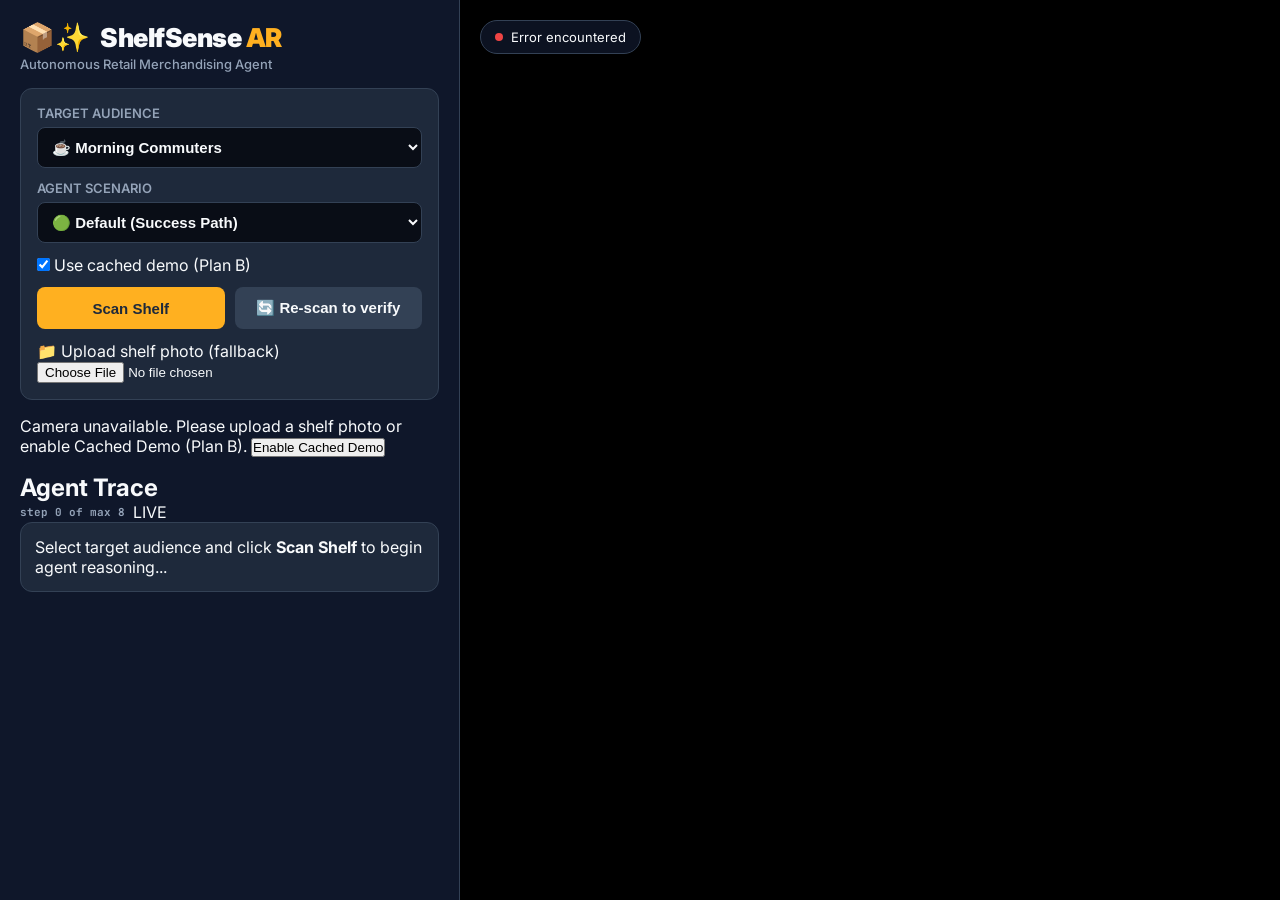
<file: frontend/index.html>
<!DOCTYPE html>
<html lang="en">
<head>
    <meta charset="UTF-8">
    <meta name="viewport" content="width=device-width, initial-scale=1.0">
    <title>ShelfSense AR — Autonomous Retail Merchandising Agent</title>
    <link rel="stylesheet" href="styles.css">
    <link rel="preconnect" href="https://fonts.googleapis.com">
    <link rel="preconnect" href="https://fonts.gstatic.com" crossorigin>
    <link href="https://fonts.googleapis.com/css2?family=Inter:wght@400;500;600;700;800;900&family=JetBrains+Mono:wght@500;700&display=swap" rel="stylesheet">
</head>
<body>
    <div class="app-container">
        <!-- LEFT PANE: Agent Trace & Controls (Projector Optimized) -->
        <aside class="left-pane" aria-label="Agent Trace and Insights">
            <header class="app-header">
                <div class="brand">
                    <span class="brand-icon">📦✨</span>
                    <h1>ShelfSense <span class="highlight">AR</span></h1>
                </div>
                <p class="tagline">Autonomous Retail Merchandising Agent</p>
            </header>

            <!-- Controls Panel -->
            <section class="controls-card" aria-label="Scan Controls">
                <div class="control-group">
                    <label for="targetAudience">Target Audience</label>
                    <select id="targetAudience" class="select-input">
                        <option value="Morning Commuters" selected>☕ Morning Commuters</option>
                        <option value="Tourists">🎒 Tourists & Visitors</option>
                        <option value="Students">📚 Students & Youth</option>
                    </select>
                </div>
                <div class="control-group">
                    <label for="scenarioSelect">Agent Scenario</label>
                    <select id="scenarioSelect" class="select-input">
                        <option value="default" selected>🟢 Default (Success Path)</option>
                        <option value="blurry_photo">📸 Blurry Photo (Requests Better Photo)</option>
                        <option value="weak_trends">📈 Weak Trends (Fallback Average)</option>
                        <option value="verify_fails_once">⚠️ Verify Fails Once (Corrective Retry)</option>
                    </select>
                </div>


                <div class="control-row">
                    <label class="toggle-container" title="Use verified ground truth dataset in case of Wi-Fi or camera limitations">
                        <input type="checkbox" id="useCachedDemo">
                        <span class="toggle-slider"></span>
                        <span class="toggle-label">Use cached demo (Plan B)</span>
                    </label>
                </div>

                <div class="button-group">
                    <button id="scanBtn" class="btn btn-primary" aria-label="Scan Shelf">
                        <span class="btn-icon">📷</span> Scan Shelf
                    </button>
                    <button id="rescanBtn" class="btn btn-secondary" aria-label="Re-scan to verify" disabled>
                        <span class="btn-icon">🔄</span> Re-scan to verify
                    </button>
                </div>

                <div class="fallback-upload-row">
                    <label for="fallbackFile" class="file-upload-label">
                        📁 Upload shelf photo (fallback)
                    </label>
                    <input type="file" id="fallbackFile" accept="image/*" class="file-input">
                </div>
            </section>

            <!-- Error / Status Message Toast -->
            <div id="errorToast" class="error-toast hidden" role="alert">
                <span id="errorMessage">Camera access failed.</span>
                <button id="fallbackToggleBtn" class="btn-text">Enable Cached Demo</button>
            </div>

            <!-- Trace Log Feed -->
            <section class="trace-section" aria-label="Agent Reasoning Trace">
                <div class="section-header">
                    <h2>Agent Trace</h2>
                    <div style="display: flex; gap: 8px; align-items: center;">
                        <span id="stepCounter" style="font-size: 11px; font-weight: 700; color: var(--text-secondary); font-family: var(--font-mono);">step 0 of max 8</span>
                        <span id="traceSourceBadge" class="source-badge live">LIVE</span>
                    </div>
                </div>
                <div id="traceLog" class="trace-log">
                    <div class="trace-placeholder">
                        <div class="pulse-dot"></div>
                        <p>Select target audience and click <strong>Scan Shelf</strong> to begin agent reasoning...</p>
                    </div>
                </div>
            </section>

            <!-- Needs User Prompt Card (Initially Hidden) -->
            <section id="needsUserCard" class="recommendation-card hidden" style="border-color: var(--accent-blue);" aria-label="Agent Request">
                <div class="rec-header">
                    <h3 style="color: var(--accent-blue);">🤖 Agent Request</h3>
                </div>
                <div class="rec-body">
                    <p id="needsUserMessage" class="rec-reason"></p>
                    <div class="feedback-actions" style="margin-top: 10px;">
                        <button id="resumeActionBtn" class="btn btn-primary">Resume with Better Photo</button>
                    </div>
                </div>
            </section>


            <!-- Recommendation & Action Result Card (Initially Hidden) -->
            <section id="recommendationCard" class="recommendation-card hidden" aria-label="Merchandising Recommendation">
                <div class="rec-header">
                    <h3>💡 Actionable Swap</h3>
                    <span id="salesLiftBadge" class="lift-badge">+18% to +24%</span>
                </div>
                <div class="rec-body">
                    <p id="recReasonText" class="rec-reason"></p>
                    <div class="feedback-actions">
                        <button id="acceptBtn" class="btn btn-success">✅ Accept Swap</button>
                        <button id="overrideBtn" class="btn btn-danger">❌ Override</button>
                    </div>
                </div>
            </section>
            <!-- Done Summary Card (Initially Hidden) -->
            <section id="doneSummaryCard" class="recommendation-card hidden" style="border-color: var(--accent-green);" aria-label="Agent Run Summary">
                <div class="rec-header">
                    <h3 style="color: var(--accent-green);">🎉 Agent Run Complete</h3>
                </div>
                <div class="rec-body">
                    <p id="doneSummaryText" class="rec-reason">Shelf optimization successfully verified and logged to Oumi.</p>
                </div>
            </section>



            <!-- Shelf Talker Card (Initially Hidden) -->
            <section id="shelfTalkerSection" class="shelf-talker-section hidden" aria-label="Generated Shelf Talker">
                <div class="section-header">
                    <h3>🏷️ Promo Shelf Talker</h3>
                    <div class="talker-actions">
                        <button id="printTalkerBtn" class="btn-sm btn-outline">🖨️ Print</button>
                        <a id="downloadTalkerLink" class="btn-sm btn-outline" download="shelf_talker.svg">📥 Download</a>
                    </div>
                </div>
                <div class="talker-preview-container">
                    <div id="talkerContainer"></div>
                </div>
            </section>
        </aside>

        <!-- RIGHT PANE: AR Video & Canvas Viewport -->
        <main class="right-pane" aria-label="AR Camera Viewport">
            <div class="viewport-container" id="viewportContainer">
                <!-- Live Camera Feed -->
                <video id="cameraVideo" autoplay playsinline muted></video>
                
                <!-- Fallback Image Preview (when file upload is used) -->
                <img id="fallbackImagePreview" class="hidden" alt="Uploaded Shelf Preview">

                <!-- AR Canvas Overlay -->
                <canvas id="arCanvas"></canvas>

                <!-- Status Overlay Badge -->
                <div id="viewportBadge" class="viewport-badge">
                    <span class="status-dot"></span> <span id="viewportStatusText">Camera Ready</span>
                </div>

                <!-- Verification Result Banner -->
                <div id="verifyBanner" class="verify-banner hidden">
                    <span id="verifyIcon">✅</span>
                    <span id="verifyText">Verified Successfully</span>
                </div>
            </div>
        </main>
    </div>

    <script src="app.js"></script>
</body>
</html>
</file>
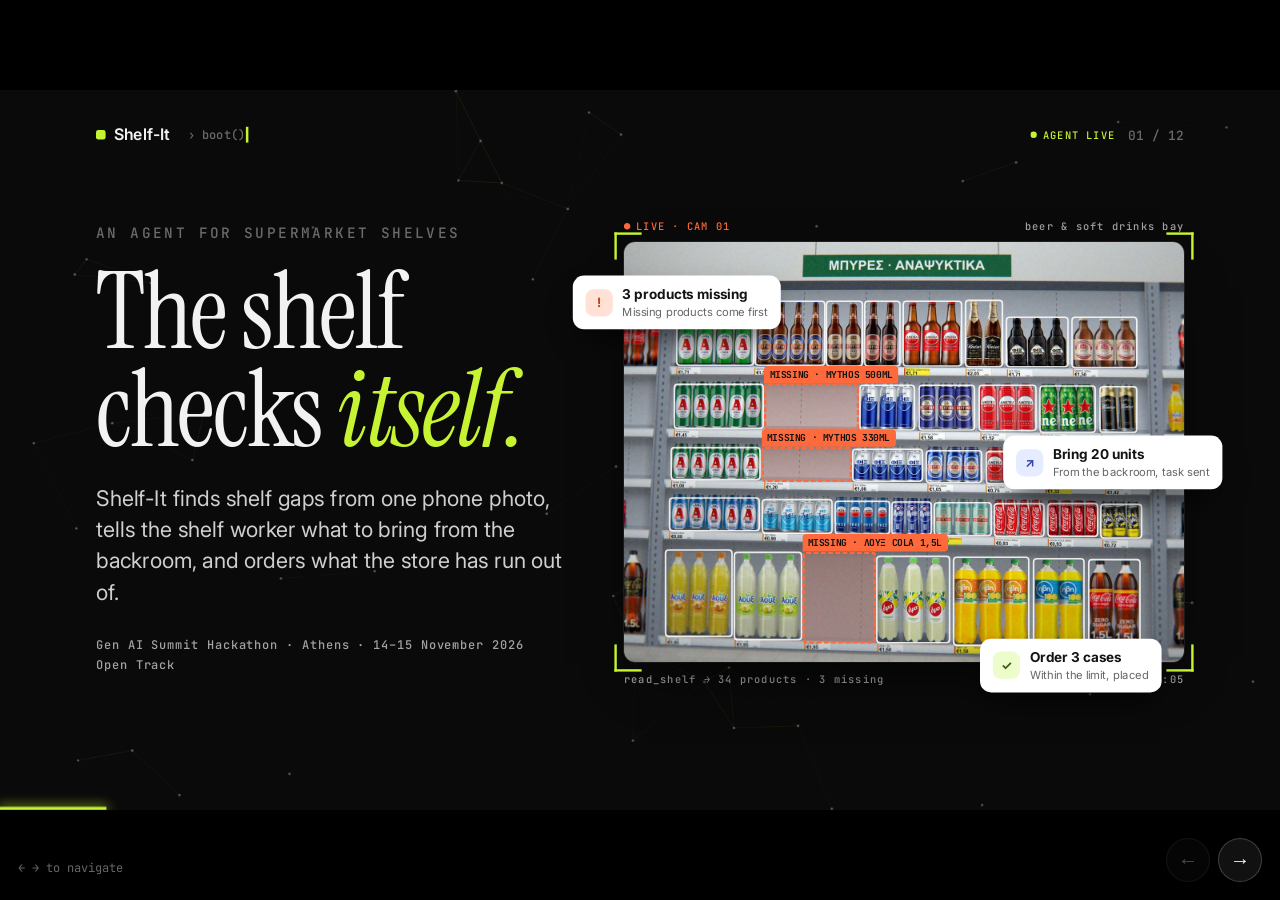
<file: slides/index.html>
<!doctype html>
<html lang="en">
<head>
<meta charset="utf-8">
<meta name="viewport" content="width=device-width, initial-scale=1">
<title>Shelf-It · the shelf checks itself</title>
<meta name="description" content="Shelf-It finds shelf gaps from one phone photo, tells the shelf worker what to bring from the backroom, and orders what the store has run out of. Gen AI Summit Hackathon, Athens 2026.">
<meta property="og:title" content="Shelf-It · the shelf checks itself">
<meta property="og:description" content="An agent for supermarket department managers. One phone photo in, a fixed shelf out.">
<meta property="og:image" content="assets/shelf-drinks.jpg">
<link rel="preconnect" href="https://fonts.googleapis.com">
<link rel="preconnect" href="https://fonts.gstatic.com" crossorigin>
<link href="https://fonts.googleapis.com/css2?family=Instrument+Serif:ital@0;1&family=Inter:wght@400;500;600;700&family=JetBrains+Mono:wght@500;700&display=swap" rel="stylesheet">
<style>
  :root {
    --bg: #0a0a0a;
    --panel: #151515;
    --panel-2: #1d1d1d;
    --ink: #f2f2f2;
    --soft: #a3a3a3;
    --mute: #6b6b6b;
    --line: rgba(255,255,255,0.12);
    --lime: #c6f432;
    --gap: #ff6a3d;
    --model: #9db4ff;
    --code: #c6f432;
    --person: #ffc56b;
    --serif: "Instrument Serif", Georgia, serif;
    --sans: Inter, -apple-system, "Segoe UI", Roboto, sans-serif;
    --mono: "JetBrains Mono", ui-monospace, Consolas, monospace;
  }
  * { box-sizing: border-box; }
  [hidden] { display: none !important; }
  html, body { margin: 0; height: 100%; background: #000; overflow: hidden; }
  body { color: var(--ink); font-family: var(--sans); -webkit-font-smoothing: antialiased; }
  a { color: inherit; }

  /* ---------- stage: designed at 1600×900, scaled to fit ---------- */
  .stage { position: absolute; left: 50%; top: 50%; width: 1600px; height: 900px; transform-origin: 50% 50%; background: var(--bg); overflow: hidden; }
  .slide { position: absolute; inset: 0; padding: 96px 120px 110px; display: flex; flex-direction: column; opacity: 0; visibility: hidden; z-index: 1; }
  .slide.active { opacity: 1; visibility: visible; }
  .slide :where(h1, h2, h3, p) { margin: 0; }
  .eyebrow { font: 500 18px var(--mono); letter-spacing: .18em; text-transform: uppercase; color: var(--mute); margin-bottom: 28px; }
  .serif { font-family: var(--serif); font-weight: 400; }
  h2.head { font: 400 84px/1.0 var(--serif); letter-spacing: -0.015em; }
  h2.head em, .accent { color: var(--lime); font-style: italic; }
  .lede { font-size: 28px; line-height: 1.45; color: var(--soft); max-width: 1100px; margin-top: 28px; }
  .source { position: absolute; left: 120px; right: 260px; bottom: 44px; font-size: 16px; line-height: 1.45; color: var(--mute); }
  .tag { display: inline-block; font: 700 14px var(--mono); letter-spacing: .1em; text-transform: uppercase; padding: 6px 10px; border-radius: 6px; }
  .t-person { background: rgba(255,197,107,.14); color: var(--person); }
  .t-model { background: rgba(157,180,255,.14); color: var(--model); }
  .t-code { background: rgba(198,244,50,.12); color: var(--code); }

  /* ---------- chrome: brand, counter, controls, progress ---------- */
  .brand { position: absolute; left: 120px; top: 44px; font: 600 20px var(--sans); letter-spacing: -.01em; color: var(--ink); display: flex; align-items: center; gap: 10px; z-index: 5; }
  .brand i { width: 12px; height: 12px; border-radius: 3px; background: var(--lime); display: inline-block; }
  .counter { position: absolute; right: 120px; top: 46px; font: 500 16px var(--mono); color: var(--mute); z-index: 5; }
  .progress { position: absolute; left: 0; bottom: 0; height: 4px; background: var(--lime); transition: width .35s ease; z-index: 5; }
  .controls { position: fixed; right: 18px; bottom: 18px; display: flex; gap: 8px; z-index: 10; }
  .controls button { width: 44px; height: 44px; border-radius: 50%; border: 1px solid rgba(255,255,255,.2); background: rgba(20,20,20,.85); color: #fff; font-size: 20px; cursor: pointer; }
  .controls button:hover { border-color: var(--lime); color: var(--lime); }
  .controls button:disabled { opacity: .3; cursor: default; }
  .hint { position: fixed; left: 18px; bottom: 24px; font: 12px var(--mono); color: rgba(255,255,255,.4); z-index: 10; }
  @media (hover: none) { .hint { display: none; } }

  /* ---------- 1 · title ---------- */
  .s-title { flex-direction: row; align-items: center; gap: 70px; padding-top: 110px; }
  .s-title .copy { flex: 1; }
  .s-title h1 { font: 400 132px/.92 var(--serif); letter-spacing: -.02em; }
  .s-title h1 em { color: var(--lime); }
  .s-title p { font-size: 27px; line-height: 1.45; color: #cfcfcf; max-width: 640px; margin-top: 30px; }
  .s-title .meta { font: 500 15px var(--mono); color: var(--soft); margin-top: 34px; letter-spacing: .06em; line-height: 1.7; }
  .viewfinder { flex: 0 0 700px; position: relative; padding: 34px 0 30px; }
  .viewfinder .vf-top, .viewfinder .vf-bot { position: absolute; left: 0; right: 0; display: flex; justify-content: space-between; font: 500 13px var(--mono); color: var(--soft); letter-spacing: .08em; }
  .viewfinder .vf-top { top: 6px; } .viewfinder .vf-bot { bottom: 0; }
  .rec { color: var(--gap); } .rec::before { content: "\25CF"; margin-right: 6px; animation: blink 1.2s steps(2, start) infinite; }
  .corner { position: absolute; width: 34px; height: 34px; border: 3px solid var(--lime); z-index: 3; pointer-events: none; }
  .corner.tl { left: -12px; top: 22px; border-right: 0; border-bottom: 0; }
  .corner.tr { right: -12px; top: 22px; border-left: 0; border-bottom: 0; }
  .corner.bl { left: -12px; bottom: 18px; border-right: 0; border-top: 0; }
  .corner.br { right: -12px; bottom: 18px; border-left: 0; border-top: 0; }
  .chip { position: absolute; z-index: 4; background: #fff; color: #141414; border-radius: 14px; padding: 12px 16px; font-size: 16px; line-height: 1.3; display: flex; gap: 12px; align-items: center; box-shadow: 0 18px 40px -14px rgba(0,0,0,.8); max-width: 290px; }
  .chip b { display: block; font-size: 17px; }
  .chip small { color: #666; font-size: 14px; }
  .chip i { flex: none; width: 34px; height: 34px; border-radius: 10px; display: grid; place-items: center; font-style: normal; font-weight: 700; }
  .chip.c1 { left: -64px; top: 13%; } .chip.c1 i { background: #ffe1d6; color: #c2410c; }
  .chip.c2 { right: -48px; top: 47%; } .chip.c2 i { background: #e6ecff; color: #3346a8; }
  .chip.c3 { right: 4%; bottom: -8px; } .chip.c3 i { background: #ecfccb; color: #3f6212; }

  /* ---------- 2 · person ---------- */
  .s-person .cols { display: grid; grid-template-columns: 1.15fr 1fr; gap: 90px; align-items: start; margin-top: 10px; }
  .s-person .quote { font: 400 66px/1.06 var(--serif); letter-spacing: -.01em; }
  .s-person .quote em { color: var(--lime); }
  .pains { list-style: none; margin: 8px 0 0; padding: 0; }
  .pains li { padding: 26px 0; border-top: 1px solid var(--line); font-size: 27px; line-height: 1.4; color: var(--soft); }
  .pains li b { display: block; color: var(--ink); font-weight: 600; font-size: 30px; margin-bottom: 4px; }
  .who { margin-top: 72px; font-size: 22px; color: var(--soft); max-width: 760px; line-height: 1.5; }
  .who b { color: var(--ink); }

  /* ---------- 3 · cost ---------- */
  .s-cost .top { display: flex; align-items: flex-end; gap: 60px; }
  .s-cost .big { font: 400 360px/.78 var(--serif); letter-spacing: -.04em; color: var(--lime); }
  .s-cost .say { font: 400 58px/1.08 var(--serif); max-width: 760px; padding-bottom: 14px; }
  .s-cost .say small { display: block; font: 400 25px/1.45 var(--sans); color: var(--soft); margin-top: 18px; }
  .row3 { display: grid; grid-template-columns: repeat(3, 1fr); gap: 48px; margin-top: 70px; border-top: 1px solid var(--line); padding-top: 34px; }
  .row3 b { display: block; font: 400 68px/1 var(--serif); margin-bottom: 12px; }
  .row3 span { font-size: 22px; line-height: 1.45; color: var(--soft); }

  /* ---------- 4 · solution ---------- */
  .s-solution .three { display: grid; grid-template-columns: repeat(3, 1fr); gap: 28px; margin-top: 64px; }
  .s-solution .three div { border-top: 2px solid var(--line); padding-top: 26px; }
  .s-solution .three h3 { font: 400 50px/1.05 var(--serif); margin: 18px 0 14px; }
  .s-solution .three h3 em { color: var(--lime); }
  .s-solution .three p { font-size: 23px; line-height: 1.5; color: var(--soft); }

  /* ---------- 5 · one shelf ---------- */
  .s-shelf { flex-direction: row; gap: 64px; align-items: center; padding-top: 110px; }
  .s-shelf .left { flex: 0 0 760px; }
  .shot { position: relative; z-index: 1; border-radius: 14px; overflow: hidden; box-shadow: 0 30px 70px -30px rgba(0,0,0,.9), 0 0 0 1px var(--line); }
  .shot img { display: block; width: 100%; height: auto; }
  .gapbox { position: absolute; border: 3px dashed var(--gap); background: rgba(255,106,61,.18); border-radius: 6px; }
  .gapbox span { position: absolute; left: -3px; top: -3px; transform: translateY(-100%); background: var(--gap); color: #111; font: 700 13px/1 var(--mono); padding: 6px 8px; border-radius: 6px 6px 6px 0; white-space: nowrap; }
  .caption { font-size: 16px; line-height: 1.45; color: var(--mute); margin-top: 16px; }
  .s-shelf .right { flex: 1; display: flex; flex-direction: column; gap: 22px; }
  .s-shelf h2.head { font-size: 64px; }
  .taskcard { background: #fff; color: #141414; border-radius: 14px; padding: 20px 24px; font-size: 19px; }
  .taskcard .hd { display: flex; align-items: center; gap: 10px; font-weight: 700; font-size: 21px; padding-bottom: 10px; }
  .taskcard .hd i { width: 10px; height: 10px; border-radius: 50%; background: var(--gap); }
  .taskcard .r { display: flex; justify-content: space-between; padding: 9px 0; border-top: 1px solid #e6e6e6; }
  .taskcard .r span:first-child { color: #6b6b6b; }
  .taskcard .r span:last-child { font-weight: 600; }
  .trail { background: var(--panel); border: 1px solid var(--line); border-radius: 14px; padding: 14px 20px; font: 15px/1.45 var(--mono); color: #cfcfcf; }
  .trail div { display: grid; grid-template-columns: 220px 1fr; gap: 12px; padding: 7px 0; border-top: 1px dashed rgba(255,255,255,.08); }
  .trail div:first-child { border: 0; }
  .trail span { color: var(--lime); }
  .trail em { font-style: normal; }
  .watch { display: inline-flex; align-items: center; gap: 12px; align-self: flex-start; background: var(--lime); color: #111; text-decoration: none; font-weight: 700; font-size: 20px; padding: 14px 22px; border-radius: 999px; }

  /* ---------- 6 · steps ---------- */
  .steps { display: grid; grid-template-columns: repeat(5, 1fr); gap: 20px; margin-top: 64px; }
  .step { background: var(--panel); border-radius: 18px; padding: 28px 24px; border: 1px solid var(--line); }
  .step .n { font: 500 16px var(--mono); color: var(--mute); }
  .step h3 { font: 400 46px/1 var(--serif); margin: 18px 0 14px; }
  .step p { font-size: 19px; line-height: 1.5; color: var(--soft); margin-top: 16px; }
  .verdict { margin-top: 44px; font: 400 34px/1.3 var(--serif); color: var(--soft); }
  .verdict b { font-weight: 400; color: var(--ink); }

  /* ---------- 7 · architecture ---------- */
  .arch { flex-shrink: 0; display: grid; grid-template-columns: repeat(4, 1fr); gap: 0; margin-top: 40px; border: 1px solid var(--line); border-radius: 18px; overflow: hidden; }
  .arch > div { padding: 22px 22px; border-right: 1px solid var(--line); }
  .arch > div:last-child { border-right: 0; }
  .arch h3 { font: 400 40px/1 var(--serif); margin: 14px 0 12px; }
  .arch ul { list-style: none; margin: 0; padding: 0; }
  .arch li { padding: 9px 0; border-top: 1px solid var(--line); font-size: 16.5px; line-height: 1.38; color: var(--soft); }
  .arch li b { display: block; color: var(--ink); font-weight: 600; font-size: 18px; }
  .arch li code { font: 13px var(--mono); color: var(--lime); }
  .note2 { display: flex; gap: 40px; margin-top: 24px; font-size: 20px; color: var(--soft); line-height: 1.45; }
  .note2 div { flex: 1; }
  .note2 b { color: var(--ink); font-weight: 600; }

  /* ---------- 8 · rules ---------- */
  .s-rules .cols { display: grid; grid-template-columns: 1fr 470px; gap: 56px; margin-top: 40px; align-items: start; }
  .rules { display: grid; grid-template-columns: 1fr 1fr; gap: 0 36px; }
  .rule { padding: 15px 0; border-top: 1px solid var(--line); }
  .rule .k { font: 700 15px var(--mono); color: var(--lime); }
  .rule h3 { font-size: 21px; font-weight: 600; margin: 4px 0 3px; }
  .rule p { font-size: 17px; color: var(--soft); line-height: 1.4; }
  .rule small { font-size: 15px; color: var(--mute); }
  .label { background: #fffdf6; color: #141414; border-radius: 8px; border-top: 12px solid var(--lime); padding: 24px 26px; transform: rotate(-1.2deg); font: 15px/1.5 var(--mono); box-shadow: 0 30px 60px -25px rgba(0,0,0,.9); }
  .label .what { font: 400 30px/1.15 var(--serif); margin-bottom: 16px; }
  .label dl { display: grid; grid-template-columns: 90px 1fr; gap: 8px 10px; margin: 0; }
  .label dt { color: #777; text-transform: uppercase; font-size: 12px; letter-spacing: .08em; padding-top: 3px; }
  .label dd { margin: 0; }
  .label .plus { color: #2f7a12; font-weight: 700; }
  .label-cap { font-size: 16px; color: var(--mute); margin-top: 22px; line-height: 1.45; }

  /* ---------- 9 · data ---------- */
  .data { display: grid; grid-template-columns: 1fr 1fr; gap: 40px; margin-top: 50px; }
  .data h3 { display: flex; align-items: center; gap: 14px; font: 400 44px/1 var(--serif); margin-bottom: 14px; }
  .data ul { list-style: none; margin: 0; padding: 0; }
  .data li { padding: 15px 0; border-top: 1px solid var(--line); font-size: 19px; line-height: 1.4; color: var(--soft); }
  .data li b { display: block; color: var(--ink); font-weight: 600; font-size: 21px; }
  .t-real { background: rgba(198,244,50,.12); color: var(--lime); }
  .t-syn { background: rgba(255,255,255,.08); color: var(--soft); }

  /* ---------- 10 · built ---------- */
  .s-built .cols { display: grid; grid-template-columns: 1.25fr 1fr; gap: 64px; margin-top: 44px; }
  .built { list-style: none; margin: 0; padding: 0; columns: 2; column-gap: 36px; }
  .built li { break-inside: avoid; padding: 13px 0; border-top: 1px solid var(--line); font-size: 18px; line-height: 1.4; color: var(--soft); }
  .built li b { display: block; color: var(--ink); font-weight: 600; font-size: 20px; }
  .facts > div { padding: 18px 0; border-top: 1px solid var(--line); }
  .facts b { display: block; font: 400 40px/1.05 var(--serif); margin-bottom: 6px; }
  .facts span { font-size: 19px; color: var(--soft); line-height: 1.45; }
  .stack { display: flex; flex-wrap: wrap; gap: 10px; margin-top: 8px; }
  .stack span { font: 500 15px var(--mono); padding: 7px 12px; border: 1px solid var(--line); border-radius: 999px; color: var(--ink); }

  /* ---------- 11 · next ---------- */
  .next { display: grid; grid-template-columns: repeat(3, 1fr); gap: 40px; margin-top: 70px; }
  .next > div { border-top: 2px solid var(--line); padding-top: 26px; }
  .next > div:first-child { border-color: var(--lime); }
  .next .when { font: 500 16px var(--mono); letter-spacing: .14em; text-transform: uppercase; color: var(--mute); }
  .next h3 { font: 400 50px/1.05 var(--serif); margin: 14px 0 16px; }
  .next p { font-size: 22px; line-height: 1.5; color: var(--soft); }

  /* ---------- 12 · team & links ---------- */
  .s-team .cols { display: grid; grid-template-columns: 1fr 1fr; gap: 80px; margin-top: 50px; }
  .team { list-style: none; margin: 0; padding: 0; }
  .team li { display: flex; justify-content: space-between; align-items: baseline; gap: 20px; padding: 18px 0; border-top: 1px solid var(--line); }
  .team b { font: 400 36px/1.1 var(--serif); }
  .team span { font-size: 18px; color: var(--soft); text-align: right; }
  .team .todo b { color: var(--gap); }
  .links { display: grid; gap: 14px; }
  .links a { display: flex; justify-content: space-between; align-items: center; padding: 22px 26px; border: 1px solid var(--line); border-radius: 16px; text-decoration: none; background: var(--panel); }
  .links a:hover { border-color: var(--lime); }
  .links a b { display: block; font-size: 24px; font-weight: 600; }
  .links a small { display: block; font-size: 17px; color: var(--soft); margin-top: 4px; word-break: break-all; }
  .links a i { font-style: normal; color: var(--lime); font-size: 28px; }
  .fine { font-size: 17px; color: var(--mute); margin-top: 26px; line-height: 1.5; }

  /* =====================================================================
     MOTION. Everything below runs only on the active slide (.play).
     ===================================================================== */
  .net { position: absolute; inset: 0; z-index: 0; pointer-events: none; }
  .brand .call { font: 500 15px var(--mono); color: var(--mute); margin-left: 14px; white-space: pre; }
  .brand .call::after { content: "\258D"; color: var(--lime); margin-left: 2px; animation: blink 1s steps(2, start) infinite; }
  .counter { display: flex; gap: 16px; align-items: center; }
  .live { color: var(--lime); letter-spacing: .08em; text-transform: uppercase; font-size: 13px; }
  .live::before { content: ""; display: inline-block; width: 8px; height: 8px; border-radius: 50%; background: var(--lime); margin-right: 8px; animation: ping 1.6s ease-out infinite; vertical-align: 1px; }
  .progress { box-shadow: 0 0 14px 2px rgba(198,244,50,.6); }
  @keyframes blink { to { visibility: hidden; } }
  @keyframes ping { 0% { box-shadow: 0 0 0 0 rgba(198,244,50,.6); } 100% { box-shadow: 0 0 0 10px rgba(198,244,50,0); } }

  /* slide entrance */
  .slide.play { animation: slideIn .7s cubic-bezier(.2,.7,.2,1) both; }
  @keyframes slideIn { from { opacity: 0; transform: scale(1.015); filter: blur(6px); } to { opacity: 1; transform: none; filter: none; } }

  /* words of a heading come in one by one, out of a blur */
  .w { display: inline-block; white-space: pre; }
  .play .w { animation: wordIn .8s cubic-bezier(.2,.7,.2,1) both; animation-delay: calc(.12s + var(--w) * 55ms); }
  @keyframes wordIn { from { opacity: 0; transform: translateY(.35em); filter: blur(10px); } to { opacity: 1; transform: none; filter: none; } }

  /* staggered blocks */
  .play .rv { animation: rv .7s cubic-bezier(.2,.7,.2,1) both; animation-delay: calc(var(--d0, .45s) + var(--i) * 75ms); }
  @keyframes rv { from { opacity: 0; transform: translateY(22px); filter: blur(6px); } to { opacity: 1; transform: none; filter: none; } }

  /* camera frame: scan line, detection boxes, chips (as on the project page) */
  .shot .box { position: absolute; border: 2px solid rgba(255,255,255,.85); border-radius: 5px; }
  .shot .box.gap { border: 3px dashed var(--gap); background: rgba(255,106,61,.2); z-index: 2; }
  .shot .box.gap span { position: absolute; left: -3px; top: -3px; transform: translateY(-100%); background: var(--gap); color: #111; font: 700 12px/1 var(--mono); padding: 5px 7px; border-radius: 5px 5px 5px 0; white-space: nowrap; }
  .shot .scan { position: absolute; left: 0; right: 0; height: 22%; top: -22%; z-index: 3; pointer-events: none; opacity: 0;
    background: linear-gradient(180deg, transparent, rgba(198,244,50,.32)); border-bottom: 2px solid var(--lime); box-shadow: 0 6px 22px rgba(198,244,50,.45); }
  .play .shot .scan { animation: scan 1.6s cubic-bezier(.5,0,.5,1) .35s both; }
  .play .shot .box { animation: pop .35s ease-out both; animation-delay: calc(.6s + var(--b) * 35ms); }
  .play .shot .box.gap { animation: pop .35s ease-out both, pulse 1.8s ease-in-out infinite; animation-delay: calc(1.9s + var(--b) * 180ms), calc(2.6s + var(--b) * 180ms); }
  @keyframes scan { 0% { top: -22%; opacity: 1; } 92% { opacity: 1; } 100% { top: 100%; opacity: 0; } }
  @keyframes pop { from { opacity: 0; transform: scale(1.12); } to { opacity: 1; transform: none; } }
  @keyframes pulse { 0%, 100% { box-shadow: 0 0 0 0 rgba(255,106,61,0); } 50% { box-shadow: 0 0 0 6px rgba(255,106,61,.35); } }
  .play .chip { animation: rv .6s cubic-bezier(.2,.7,.2,1) both; }
  .play .chip.c1 { animation-delay: 2.5s; } .play .chip.c2 { animation-delay: 2.9s; } .play .chip.c3 { animation-delay: 3.3s; }
  .play .corner { animation: lock .6s cubic-bezier(.2,.7,.2,1) both .1s; }
  @keyframes lock { from { opacity: 0; transform: scale(1.6); } to { opacity: 1; transform: none; } }

  /* slide 5: the agent works through its tools */
  .s-shelf.play .taskcard { animation: rv .6s cubic-bezier(.2,.7,.2,1) both 2.3s; }
  .s-shelf.play .trail div { animation: rv .4s ease-out both; animation-delay: calc(2.8s + var(--i) * .45s); }
  .s-shelf.play .trail em { display: inline-block; animation: type .5s steps(28) both; animation-delay: calc(3.0s + var(--i) * .45s); }
  @keyframes type { from { clip-path: inset(0 100% 0 0); } to { clip-path: inset(0 0 0 0); } }

  /* slide 6: a packet runs along the wire and lights each step */
  .steps { position: relative; }
  .wire { position: absolute; left: 0; right: 0; top: -22px; height: 2px; background: var(--line); }
  .wire i { position: absolute; top: -4px; left: 0; width: 10px; height: 10px; border-radius: 50%; background: var(--lime); box-shadow: 0 0 16px 4px rgba(198,244,50,.6); opacity: 0; }
  .play .wire i { animation: run 2.6s cubic-bezier(.45,0,.55,1) 1.1s infinite; }
  @keyframes run { 0% { left: 0; opacity: 0; } 8% { opacity: 1; } 85% { opacity: 1; } 100% { left: calc(100% - 10px); opacity: 0; } }
  .s-how.play .step { animation: rv .7s cubic-bezier(.2,.7,.2,1) both, lit 1.3s ease-out both; animation-delay: calc(.45s + var(--i) * 75ms), calc(1.25s + var(--i) * .5s); }
  @keyframes lit { 0% { border-color: var(--line); box-shadow: none; } 25% { border-color: var(--lime); box-shadow: 0 0 0 1px var(--lime), 0 0 40px -6px rgba(198,244,50,.5); } 100% { border-color: rgba(198,244,50,.35); box-shadow: none; } }

  /* slide 7: a data packet travels along the pipeline */
  .arch { position: relative; overflow: visible; }
  .packet { position: absolute; top: -2px; left: 0; width: 70px; height: 3px; border-radius: 3px; background: linear-gradient(90deg, transparent, var(--lime)); box-shadow: 0 0 14px 2px rgba(198,244,50,.6); opacity: 0; z-index: 2; }
  .play .packet { animation: travel 3.4s linear 1.2s infinite; }
  @keyframes travel { 0% { left: 0; opacity: 0; } 5% { opacity: 1; } 95% { opacity: 1; } 100% { left: calc(100% - 70px); opacity: 0; } }
  .s-arch.play .arch > div { animation: rv .7s cubic-bezier(.2,.7,.2,1) both, glowcol 1.3s ease-out both; animation-delay: calc(.5s + var(--i) * .22s), calc(1.3s + var(--i) * .8s); }
  @keyframes glowcol { 0% { background: transparent; } 25% { background: rgba(198,244,50,.08); } 100% { background: transparent; } }

  /* slide 8: the shelf label drops in */
  .s-rules.play .label { animation: drop .9s cubic-bezier(.2,.9,.25,1.15) both 1.2s; }
  @keyframes drop { from { opacity: 0; transform: translateY(-40px) rotate(-6deg); } to { opacity: 1; transform: rotate(-1.2deg); } }

  /* slide 11: timeline bars draw left to right */
  .next > div { position: relative; border-top-color: var(--line) !important; }
  .next > div::before { content: ""; position: absolute; left: 0; top: -2px; height: 2px; width: 100%; background: var(--lime); transform-origin: 0 50%; transform: scaleX(0); }
  .s-next.play .next > div::before { animation: bar 1s cubic-bezier(.6,0,.2,1) both; animation-delay: calc(.8s + var(--i) * .45s); }
  @keyframes bar { to { transform: scaleX(1); } }

  /* reduced motion: everything is simply there */
  @media (prefers-reduced-motion: reduce) {
    .slide *, .slide.play, .slide.play * { animation: none !important; }
    .next > div::before { transform: none; }
    .net, .shot .scan { display: none; }
  }

  /* ---------- print / PDF: one slide per page ---------- */
  @media print {
    @page { size: 1600px 900px; margin: 0; }
    html, body { overflow: visible; height: auto; background: var(--bg); }
    .stage { position: static; transform: none !important; width: 1600px; height: auto; background: none; }
    .slide { position: relative; width: 1600px; height: 900px; opacity: 1; visibility: visible; page-break-after: always; break-after: page; background: var(--bg); -webkit-print-color-adjust: exact; print-color-adjust: exact; }
    .controls, .hint, .progress, .counter, .net, .brand .call, .scan { display: none !important; }
    .slide, .slide * { animation: none !important; }
    .next > div::before { transform: none; }
    .slide { z-index: auto; }
  }
</style>
</head>
<body>
<div class="stage" id="stage">
  <canvas class="net" id="net" width="1600" height="900"></canvas>
  <div class="brand"><i></i>Shelf-It<span class="call" id="call"></span></div>
  <div class="counter"><span class="live">agent live</span><span id="counter"></span></div>

  <!-- 1 · Title -->
  <section class="slide s-title" data-title="Title" data-call="boot()">
    <div class="copy">
      <div class="eyebrow">An agent for supermarket shelves</div>
      <h1 class="split">The shelf checks <em>itself.</em></h1>
      <p class="rv">Shelf-It finds shelf gaps from one phone photo, tells the shelf worker what to bring from the backroom,
        and orders what the store has run out of.</p>
      <div class="meta rv">Gen AI Summit Hackathon · Athens · 14–15 November 2026<br>Open Track</div>
    </div>
    <div class="viewfinder">
      <div class="vf-top"><span class="rec">LIVE · CAM 01</span><span>beer &amp; soft drinks bay</span></div>
      <div class="shot" data-boxes>
        <img src="assets/shelf-drinks.jpg" width="1400" height="1050" alt="A shelf of Greek beers and soft drinks; the agent outlines every product and marks three empty slots.">
        <div class="scan"></div>
      </div>
      <i class="corner tl"></i><i class="corner tr"></i><i class="corner bl"></i><i class="corner br"></i>
      <div class="vf-bot"><span>read_shelf → 34 products · 3 missing</span><span class="clock">00:00:04</span></div>
      <div class="chip c1"><i>!</i><span><b>3 products missing</b><small>Missing products come first</small></span></div>
      <div class="chip c2"><i>↗</i><span><b>Bring 20 units</b><small>From the backroom, task sent</small></span></div>
      <div class="chip c3"><i>✓</i><span><b>Order 3 cases</b><small>Within the limit, placed</small></span></div>
    </div>
  </section>

  <!-- 2 · The person -->
  <section class="slide s-person" data-title="Who it is for">
    <div class="eyebrow">Who it is for</div>
    <div class="cols">
      <div>
        <p class="quote split">Every morning, a department manager walks the aisles and checks <em>every shelf by eye.</em></p>
        <p class="who"><b>Shelf-It is for</b> department managers and shelf workers in small and mid-size grocery
          stores that do not have fixed shelf cameras or sensors. All they need is a phone.</p>
      </div>
      <ul class="pains">
        <li><b>Gaps are noticed late.</b>An empty spot sells nothing until someone walks past and sees it.</li>
        <li><b>Stock waits in the backroom.</b>The product is in the store, but nobody brought it out.</li>
        <li><b>Orders go in from memory.</b>What to reorder, and how much, depends on who is on shift.</li>
      </ul>
    </div>
  </section>

  <!-- 3 · The cost -->
  <section class="slide s-cost" data-title="The cost">
    <div class="eyebrow">Why it matters</div>
    <div class="top">
      <div class="big"><span data-count>40</span>%</div>
      <p class="say split">of the sales from an empty shelf are lost to the store.
        <small>When a product is missing, 31% of shoppers buy it at another store and 9% do not buy it at all.</small></p>
    </div>
    <div class="row3">
      <div><b><span data-count>8.3</span>%</b><span>of products are missing from the shelf at any given moment, on average.</span></div>
      <div><b>1 in 4</b><span>gaps are products the store already has, just not on the shelf.</span></div>
      <div><b><span data-count>52</span> studies</b><span>in 29 countries behind these numbers.</span></div>
    </div>
    <p class="source">Source: Gruen, Corsten &amp; Bharadwaj (2002), <i>Retail Out-of-Stocks: A Worldwide Examination of Extent,
      Causes and Consumer Responses</i>. 52 studies in 29 countries; the 8.3% average comes from the 40 studies that measured it.</p>
  </section>

  <!-- 4 · The solution -->
  <section class="slide s-solution" data-title="The solution">
    <div class="eyebrow">The solution</div>
    <h2 class="head split">Take a photo. <em>Get a fixed shelf.</em></h2>
    <p class="lede">Shelf-It is an AI agent with a small set of tools. It reads a photo of the shelf, compares it with
      the planogram, and turns every gap into work: a task for the shelf worker, or an order to the central warehouse.</p>
    <div class="three">
      <div><span class="tag t-model">model</span><h3>The model <em>reads.</em></h3>
        <p>Gemini turns the photo into a table: shelf, position, product, facings, and a box around each one.</p></div>
      <div><span class="tag t-code">code</span><h3>Code <em>computes.</em></h3>
        <p>Every count, unit, case and euro is computed by Python and SQL, and written to an audit trail.</p></div>
      <div><span class="tag t-person">person</span><h3>People <em>approve.</em></h3>
        <p>Orders above 3 cases or €50 wait for a yes from the manager, in the console or on Telegram.</p></div>
    </div>
  </section>

  <!-- 5 · One shelf, start to finish -->
  <section class="slide s-shelf" data-title="One shelf, start to finish">
    <div class="left">
      <div class="shot" data-boxes>
        <img src="assets/shelf-drinks.jpg" width="1400" height="1050" alt="A shelf of Greek beers and soft drinks with three empty slots marked.">
        <div class="scan"></div>
      </div>
      <p class="caption">Test shelf composed by code from real Greek product photos (sklavenitis.gr), not a photo of a real store.
        The three gaps are the ones in its planogram.</p>
    </div>
    <div class="right">
      <div class="eyebrow" style="margin-bottom:0">One shelf, start to finish</div>
      <h2 class="head split">One photo in. <em>Three gaps, three actions.</em></h2>
      <div class="taskcard">
        <div class="hd"><i></i>Task · refill, beer</div>
        <div class="r"><span>Product</span><span>Mythos lager can 330ml</span></div>
        <div class="r"><span>On shelf</span><span>0 of 5 facings</span></div>
        <div class="r"><span>Bring</span><span>20 units · from the backroom</span></div>
        <div class="r"><span>Why first</span><span>Missing product</span></div>
      </div>
      <div class="trail">
        <div><span>read_shelf</span><em>34 products on 5 shelves</em></div>
        <div><span>check_planogram</span><em>3 missing: D12, D22, D43</em></div>
        <div><span>replenishment_plan</span><em>D22: 20 units from backroom · K1, K2</em></div>
        <div><span>order_from_warehouse</span><em>D12, D43: 3 cases, within limit → placed</em></div>
        <div><span>layout_suggestions</span><em>up to two moves · K3–K8</em></div>
      </div>
      <a class="watch" id="watch" href="#" target="_blank" rel="noopener" hidden>▶ Watch the 1-minute demo</a>
    </div>
  </section>

  <!-- 6 · How it works -->
  <section class="slide s-how" data-title="How it works">
    <div class="eyebrow">How it works</div>
    <h2 class="head split">Five steps, from photo <em>to refilled shelf.</em></h2>
    <div class="steps"><div class="wire"><i></i></div>
      <div class="step"><div class="n">01</div><h3>Snap</h3><span class="tag t-person">person</span>
        <p>One tap on the phone, or a phone left on the shelf as a live camera, checked every 5 seconds.</p></div>
      <div class="step"><div class="n">02</div><h3>Read</h3><span class="tag t-model">model</span>
        <p>Gemini turns the photo into a table: shelf, position, product, facings, box.</p></div>
      <div class="step"><div class="n">03</div><h3>Check</h3><span class="tag t-model">model</span> <span class="tag t-code">code</span>
        <p>The shelf is compared with the planogram: missing, short, or on the wrong shelf.</p></div>
      <div class="step"><div class="n">04</div><h3>Act</h3><span class="tag t-code">code</span>
        <p>A task for the shelf worker, a Telegram alert, and an order to the central warehouse.</p></div>
      <div class="step"><div class="n">05</div><h3>Refill</h3><span class="tag t-person">person</span>
        <p>The worker brings the units in the task. With the live camera, the task closes only when a later frame shows the shelf fixed.</p></div>
    </div>
    <p class="verdict">The tag shows who does each step. <b>The model never decides a number.</b></p>
  </section>

  <!-- 7 · Architecture -->
  <section class="slide s-arch" data-title="Architecture">
    <div class="eyebrow">Architecture</div>
    <h2 class="head split">One agent, <em>a small set of tools.</em></h2>
    <div class="arch"><div class="packet"></div>
      <div><span class="tag t-person">person</span><h3>Capture</h3><ul>
        <li><b>One-tap scan</b>Phone camera page <code>/capture</code></li>
        <li><b>Live camera</b>A phone on the shelf, checked every 5 seconds <code>/cam</code></li>
        <li><b>Telegram</b>Send a photo to the bot</li></ul></div>
      <div><span class="tag t-model">model</span><h3>Read</h3><ul>
        <li><b>Gemini vision</b>One structured call: products, shelf, facings, boxes, and what looks missing or misplaced</li>
        <li><b>Unknown shelf</b>A photo outside the catalogue still gets its gaps and the products that do not belong</li></ul></div>
      <div><span class="tag t-code">code</span><h3>Decide</h3><ul>
        <li><b>Planogram check</b>Missing, short, wrong shelf, wrong order</li>
        <li><b>Rules K1–K8</b>Refill and layout, in SQL on DuckDB</li>
        <li><b>Evidence pack</b>Market sources per product <code>treg</code></li>
        <li><b>Product identity</b>Barcode, brand, pack size <code>Open Food Facts</code></li></ul></div>
      <div><span class="tag t-code">code</span><h3>Act</h3><ul>
        <li><b>Task for the worker</b>Crop of the spot, units, where from <code>/tasks</code></li>
        <li><b>Warehouse order</b>Up to 3 cases or €50 on its own; above that a person approves</li>
        <li><b>Shelf talker</b>Printable sign once name and price are confirmed <code>fal</code></li></ul></div>
    </div>
    <div class="note2">
      <div><b>An audit trail, not a black box.</b> Every tool call and every figure is logged and shown in the console next to the agent's work.</div>
      <div><b>Runs without an API key.</b> A built-in offline model replays the whole flow, so a demo never depends on the venue Wi-Fi.</div>
    </div>
  </section>

  <!-- 8 · Rules -->
  <section class="slide s-rules" data-title="Eight rules">
    <div class="eyebrow">Every number has a source</div>
    <h2 class="head split">Eight rules decide <em>what to suggest.</em></h2>
    <div class="cols">
      <div class="rules">
        <div class="rule"><span class="k">K1</span><h3>Which gap first</h3><p>Daily sales × 0.40 lost</p><small>Gruen et al. 2002</small></div>
        <div class="rule"><span class="k">K2</span><h3>Backroom or order</h3><p>Backroom first, then the warehouse</p><small>Gruen et al. 2002</small></div>
        <div class="rule"><span class="k">K3</span><h3>How many facings</h3><p>Move one only if the gain beats the loss</p><small>Eisend 2014</small></div>
        <div class="rule"><span class="k">K4</span><h3>Which height</h3><p>Best margin per facing at eye level</p><small>Drèze et al. 1994; Chandon et al. 2009</small></div>
        <div class="rule"><span class="k">K5</span><h3>Left or right</h3><p>Target product in the centre</p><small>Atalay et al. 2012</small></div>
        <div class="rule"><span class="k">K6</span><h3>Private label</h3><p>Next to the category leader</p><small>Sayman et al. 2002</small></div>
        <div class="rule"><span class="k">K7</span><h3>Destination products</h3><p>What shoppers look for anyway goes bottom right</p><small>Team rule</small></div>
        <div class="rule"><span class="k">K8</span><h3>Heavy packs</h3><p>1 kg or 1 litre and over on the bottom shelf</p><small>Team rule</small></div>
      </div>
      <div>
        <div class="label">
          <div class="what">Move one facing from Mountain tea to Espresso capsules</div>
          <dl>
            <dt>Rule</dt><dd>K3 · space against sales</dd>
            <dt>Gain</dt><dd>+€1.97 a day</dd>
            <dt>Loss</dt><dd>−€0.43 a day</dd>
            <dt>Net</dt><dd class="plus">+€1.54 margin a day</dd>
            <dt>Source</dt><dd>Eisend 2014, space elasticity 0.17</dd>
            <dt>Sales</dt><dd>28 days, synthetic</dd>
          </dl>
        </div>
        <p class="label-cap">Six rules come from peer-reviewed retail research (1994–2014), two from merchandising practice.
          Each suggestion shows its rule, its numbers and its source. If a figure is missing, the rule does not run.</p>
      </div>
    </div>
  </section>

  <!-- 9 · Data -->
  <section class="slide s-data" data-title="Real and synthetic data">
    <div class="eyebrow">Data</div>
    <h2 class="head split">Honest about <em>what is real.</em></h2>
    <div class="data">
      <div><h3><span class="tag t-real">real</span>Used as is</h3><ul>
        <li><b>Product identity</b>Name, brand, pack size and barcode from Open Food Facts</li>
        <li><b>Shelf prices, drinks shelf</b>37 Greek products, prices from sklavenitis.gr on 15 Nov 2026</li>
        <li><b>Market evidence per category</b>IELKA, Self Service, Naftemporiki and other trade press, searched through treg</li>
        <li><b>How shoppers react to gaps</b>52 studies in 29 countries (Gruen et al. 2002)</li>
        <li><b>Rules K1–K6</b>Peer-reviewed retail research, 1994–2014</li></ul></div>
      <div><h3><span class="tag t-syn">synthetic</span>Made up for the demo</h3><ul>
        <li><b>Sales, purchase cost and backroom stock</b>Generated. A retailer would plug in its own</li>
        <li><b>Planograms and rules K7–K8</b>Written by the team</li>
        <li><b>Shelf images</b>The coffee shelf is generated; the drinks shelf is composed by code from real product photos, not taken in a store</li>
        <li><b>Central warehouse</b>A simulated ordering portal</li>
        <li><b>No employer data</b>Nothing from any team member's employer was used</li></ul></div>
    </div>
  </section>

  <!-- 10 · Built in 36 hours -->
  <section class="slide s-built" data-title="Built in 36 hours">
    <div class="eyebrow">What we built this weekend</div>
    <h2 class="head split">Built in <em><span data-count>36</span> hours.</em></h2>
    <div class="cols">
      <ul class="built">
        <li><b>Shelf vision</b>One structured Gemini call per photo, with boxes, and rejection of dark or covered frames</li>
        <li><b>Live camera loop</b>Phone as a shelf camera, mirrored to the laptop</li>
        <li><b>Task engine</b>Prioritised tasks with a crop of the spot; they close on rescan</li>
        <li><b>Bounded ordering</b>Automatic orders within limits, approvals above them</li>
        <li><b>Rules K1–K8</b>Refill and layout rules in SQL, each with its source</li>
        <li><b>Three shelf sets</b>Coffee, drinks, and a real shelf with Open Food Facts data; detected from the photo</li>
        <li><b>Evidence packs</b>Greek trade press per product through treg</li>
        <li><b>Shelf talkers</b>Printable signs with fal, after a person confirms name and price</li>
        <li><b>Telegram bot</b>Alerts and approvals on the phone</li>
        <li><b>Console</b>Every step, tool call and figure, live and replayable</li>
      </ul>
      <div class="facts">
        <div><b>Hardware: a phone.</b><span>The phone camera is the shelf sensor. No fixed cameras, no shelf labels to install.</span></div>
        <div><b><span data-count>88</span> automated tests</b><span>run offline, with no API key.</span></div>
        <div><b>Declared boilerplate.</b><span>Before the event we prepared a generic agent skeleton with no shelf logic. It is listed in the README and tagged <code style="font-family:var(--mono);color:var(--lime)">boilerplate</code> in the git history.</span></div>
        <div><div class="stack"><span>Gemini</span><span>treg</span><span>fal</span><span>Open Food Facts</span><span>Telegram</span><span>FastAPI</span><span>DuckDB</span></div></div>
      </div>
    </div>
  </section>

  <!-- 11 · What's next -->
  <section class="slide s-next" data-title="What comes next">
    <div class="eyebrow">What comes next</div>
    <h2 class="head split">One shelf today. <em>Every store tomorrow.</em></h2>
    <div class="next">
      <div><div class="when">Today</div><h3>Department manager</h3>
        <p>One phone, one aisle, and a task list ready before the store opens.</p></div>
      <div><div class="when">Next</div><h3>Category manager</h3>
        <p>The same findings across every store, to see which planograms fail and where.</p></div>
      <div><div class="when">With a retailer</div><h3>Real sales and costs</h3>
        <p>With a retailer's own sales, costs and stock plugged in, the same rules run on real margins.</p></div>
    </div>
  </section>

  <!-- 12 · Team and links -->
  <section class="slide s-team" data-title="Team and links">
    <div class="eyebrow">Team and links</div>
    <h2 class="head split">Five people, <em>two days.</em></h2>
    <div class="cols">
      <ul class="team" id="team"></ul>
      <div>
        <div class="links" id="links"></div>
        <p class="fine">Built at the Gen AI Summit Hackathon, Athens, 14–15 November 2026, Open Track.
          Use ← → to move between slides; print this page to get a PDF.</p>
      </div>
    </div>
  </section>

  <div class="progress" id="progress"></div>
</div>

<div class="controls">
  <button id="prev" aria-label="Previous slide">←</button>
  <button id="next" aria-label="Next slide">→</button>
</div>
<div class="hint">← → to navigate</div>

<script>
/* =====================================================================
   EDIT HERE. Links and team live in DECK; empty values are hidden.
   ===================================================================== */
const DECK = {
  // YouTube link of the 1-minute demo (unlisted is fine). Empty = button hidden.
  video: "",
  links: [
    { title: "Code on GitHub", note: "github.com/Koutsourelis/Shelf-It", url: "https://github.com/Koutsourelis/Shelf-It" },
    { title: "The rules and their papers", note: "Formulas, parameters, full references", url: "https://github.com/Koutsourelis/Shelf-It/blob/main/planning/DECISION_RULES.md" },
    // { title: "Project page", note: "...", url: "https://..." },
  ],
  team: [
    { name: "Anastasios Ntoukas", role: "Vision" },
    { name: "Athanasios Karaferhs", role: "Solution analysis" },
    { name: "Giannis Koutsourelis", role: "Business, retail and data" },
    { name: "Christos Grigorios Psychogyios", role: "Prototype engineering & workflow" },
    { name: "Ioannis Gkougkousis", role: "UI and demo" },
  ],
};

/* ---------- rendering and navigation, no need to touch ---------- */
(function () {
  const esc = (t) => String(t || "").replace(/[&<>"']/g, (c) => ({ "&": "&amp;", "<": "&lt;", ">": "&gt;", '"': "&quot;", "'": "&#39;" }[c]));

  document.getElementById("team").innerHTML = DECK.team.map((p) =>
    `<li class="${p.name ? "" : "todo"}"><b>${esc(p.name || "Name to be added")}</b><span>${esc(p.role)}</span></li>`).join("");
  const links = (DECK.video ? [{ title: "Watch the demo", note: "One minute, start to finish", url: DECK.video }] : []).concat(DECK.links);
  document.getElementById("links").innerHTML = links.map((l) =>
    `<a href="${esc(l.url)}" target="_blank" rel="noopener"><span><b>${esc(l.title)}</b><small>${esc(l.note)}</small></span><i>→</i></a>`).join("");
  if (DECK.video) { const w = document.getElementById("watch"); w.href = DECK.video; w.hidden = false; }

  const stage = document.getElementById("stage");
  const slides = Array.from(document.querySelectorAll(".slide"));
  const counter = document.getElementById("counter");
  const progress = document.getElementById("progress");
  const prev = document.getElementById("prev"), next = document.getElementById("next");
  const still = window.matchMedia("(prefers-reduced-motion: reduce)").matches;
  let i = -1, timers = [];

  /* ---------- one-time preparation ---------- */
  // Detection boxes from the stored reading of the drinks shelf (the same boxes as on the project page).
  const BOXES = "9.3,14,14,15.6|23.3,14,12.7,15.6|36,14,6.7,15.8|42.8,14,6.7,15.8|49.7,14,10.8,15.8|60.8,13.8,6.9,16.2|68.2,17.8,11.3,12.2|79.8,17.8,11.9,12.4|8.8,33.8,16.2,10.9|42,34,10,11.1|52.5,34,10.2,11.1|63.3,34,10.4,11.3|74.2,34.2,10.1,11.4|84.8,34.4,6.9,11.2|8.3,48.9,16.2,8|40.7,49.3,12.8,8|53.8,49.6,10.2,8|64.5,49.8,10.3,8|75.2,49.8,10.1,8.2|85.7,50,6.6,8|8,60.9,16.3,8.2|24.5,61.3,12.8,8.3|37.5,61.6,10,8.2|47.7,61.8,7.3,8.2|55.3,62,10.4,8.2|66,62.2,9.2,8.2|75.5,62.2,9.2,8.2|85,62.4,7.5,8.3|7.3,73.3,12.2,20.9|19.5,73.8,12.3,21.1|45,74.7,13.3,21.1|58.7,74.9,13.8,21.3|73,75.3,9.3,21.1|82.8,75.6,9.5,21.1";
  const GAPS = [["25,33.8,17,11.2", "MISSING · MYTHOS 500ML"], ["24.5,48.9,16.2,8.4", "MISSING · MYTHOS 330ML"], ["31.8,73.8,13.2,22", "MISSING · ΛΟΥΞ COLA 1,5L"]];
  const boxCss = (c) => { const [l, t, w, h] = c.split(","); return `left:${l}%;top:${t}%;width:${w}%;height:${h}%`; };
  document.querySelectorAll(".shot[data-boxes]").forEach((shot) => {
    shot.insertAdjacentHTML("beforeend",
      BOXES.split("|").map((c, k) => `<div class="box" style="${boxCss(c)};--b:${k}"></div>`).join("") +
      GAPS.map(([c, label], k) => `<div class="box gap" style="${boxCss(c)};--b:${k}"><span>${label}</span></div>`).join(""));
  });

  // Split headings into words, keeping <em> and counters intact.
  function splitWords(el) {
    let n = 0;
    (function walk(node) {
      Array.from(node.childNodes).forEach((c) => {
        if (c.nodeType === 3) {
          const frag = document.createDocumentFragment();
          c.textContent.split(/(\s+)/).forEach((part) => {
            if (!part) return;
            if (/^\s+$/.test(part)) { frag.appendChild(document.createTextNode(part)); return; }
            const w = document.createElement("span"); w.className = "w"; w.style.setProperty("--w", n++); w.textContent = part; frag.appendChild(w);
          });
          c.replaceWith(frag);
        } else if (c.nodeType === 1 && c.hasAttribute("data-count")) {
          c.classList.add("w"); c.style.setProperty("--w", n++);
        } else if (c.nodeType === 1 && c.tagName !== "BR" && c.tagName !== "SMALL") walk(c);
      });
    })(el);
  }
  document.querySelectorAll(".split").forEach(splitWords);

  // Blocks that rise in, in reading order.
  const REVEAL = [".lede", ".who", ".pains li", ".s-cost .say small", ".row3 > div", ".source", ".three > div", ".caption",
    ".s-shelf .eyebrow", ".step", ".verdict", ".arch > div", ".note2 > div", ".rule", ".label-cap", ".data h3", ".data li",
    ".built li", ".facts > div", ".next > div", ".team li", ".links a", ".fine"].join(",");
  slides.forEach((sl) => {
    let k = 0;
    sl.querySelectorAll(REVEAL).forEach((el) => { el.classList.add("rv"); el.style.setProperty("--i", k++); });
    sl.querySelectorAll(".trail div").forEach((el, n) => el.style.setProperty("--i", n));
    sl.querySelectorAll(".step, .arch > div, .next > div").forEach((el, n) => el.style.setProperty("--i", n));
  });
  document.querySelectorAll(".eyebrow, .team b").forEach((el) => { el.dataset.text = el.textContent; });
  document.querySelectorAll("[data-count]").forEach((el) => { el.dataset.to = el.textContent; });

  /* ---------- effects that run on each visit ---------- */
  const later = (fn, ms) => timers.push(setTimeout(fn, ms));
  let frameJobs = 0;                             // bumping this cancels running frame loops
  const GLYPHS = "▮▯░▒01<>/\\_=+*#$%ABCDEFXYZ";
  function scramble(el, delay, dur) {
    const text = el.dataset.text; if (still) { el.textContent = text; return; }
    el.textContent = text.replace(/\S/g, " ");
    const job = frameJobs;
    later(() => {
      const t0 = performance.now();
      (function frame(t) {
        if (job !== frameJobs) return;
        const p = Math.min(1, (t - t0) / dur), cut = Math.floor(p * text.length);
        el.textContent = text.slice(0, cut) + text.slice(cut).replace(/\S/g, () => GLYPHS[(Math.random() * GLYPHS.length) | 0]);
        if (p < 1) requestAnimationFrame(frame); else el.textContent = text;
      })(t0);
    }, delay);
  }
  function countUp(el, delay) {
    const to = el.dataset.to, target = parseFloat(to), dec = (to.split(".")[1] || "").length;
    if (still) { el.textContent = to; return; }
    el.textContent = (0).toFixed(dec);
    const job = frameJobs;
    later(() => {
      const t0 = performance.now(), dur = 1400;
      (function frame(t) {
        if (job !== frameJobs) { el.textContent = to; return; }
        const p = Math.min(1, (t - t0) / dur), e = 1 - Math.pow(1 - p, 3);
        el.textContent = (target * e).toFixed(dec);
        if (p < 1) requestAnimationFrame(frame); else el.textContent = to;
      })(t0);
    }, delay);
  }
  const call = document.getElementById("call");
  function typeCall(text) {
    if (still) { call.textContent = text; return; }
    call.textContent = ""; let n = 0;
    (function step() { call.textContent = text.slice(0, ++n); if (n < text.length) later(step, 28); })();
  }
  const clock = document.querySelector(".clock");
  function tickClock() {
    if (!clock) return;
    const t0 = Date.now();
    (function tick() {
      const sec = Math.floor((Date.now() - t0) / 1000) + 4;
      clock.textContent = `00:${String(Math.floor(sec / 60)).padStart(2, "0")}:${String(sec % 60).padStart(2, "0")}`;
      later(tick, 1000);
    })();
  }

  function play(sl) {
    timers.forEach(clearTimeout); timers = []; frameJobs++;
    slides.forEach((x) => x.classList.remove("play"));
    void sl.offsetWidth;                         // restart CSS animations
    sl.classList.add("play");
    sl.querySelectorAll(".eyebrow").forEach((el) => scramble(el, 80, 650));
    sl.querySelectorAll(".team b").forEach((el, k) => scramble(el, 500 + k * 140, 700));
    sl.querySelectorAll("[data-count]").forEach((el) => countUp(el, 350));
    const name = sl.dataset.title.toLowerCase().replace(/[^a-z0-9]+/g, "_").replace(/^_|_$/g, "");
    typeCall(`› ${sl.dataset.call || `present("${name}")`}`);
    if (sl.classList.contains("s-title")) tickClock();
  }

  function fit() {
    const sc = Math.min(window.innerWidth / 1600, window.innerHeight / 900);
    stage.style.transform = `translate(-50%, -50%) scale(${sc})`;
  }
  function show(n, push) {
    n = Math.max(0, Math.min(slides.length - 1, n));
    if (n === i) return;
    i = n;
    slides.forEach((el, k) => el.classList.toggle("active", k === i));
    counter.textContent = `${String(i + 1).padStart(2, "0")} / ${String(slides.length).padStart(2, "0")}`;
    progress.style.width = `${((i + 1) / slides.length) * 100}%`;
    prev.disabled = i === 0; next.disabled = i === slides.length - 1;
    document.title = `Shelf-It · ${slides[i].dataset.title}`;
    if (push !== false) history.replaceState(null, "", `#${i + 1}`);
    play(slides[i]);
  }
  const fromHash = () => { const n = parseInt(location.hash.slice(1), 10); return isNaN(n) ? 0 : n - 1; };

  window.addEventListener("resize", fit);
  window.addEventListener("hashchange", () => show(fromHash(), false));
  prev.addEventListener("click", () => show(i - 1));
  next.addEventListener("click", () => show(i + 1));
  document.addEventListener("keydown", (e) => {
    if (e.metaKey || e.ctrlKey || e.altKey) return;
    if (["ArrowRight", "PageDown", " ", "Enter"].includes(e.key)) { e.preventDefault(); show(i + 1); }
    else if (["ArrowLeft", "PageUp", "Backspace"].includes(e.key)) { e.preventDefault(); show(i - 1); }
    else if (e.key === "Home") show(0);
    else if (e.key === "End") show(slides.length - 1);
    else if (e.key === "r" || e.key === "R") play(slides[i]);
  });
  let x0 = null;
  document.addEventListener("touchstart", (e) => { x0 = e.touches[0].clientX; }, { passive: true });
  document.addEventListener("touchend", (e) => {
    if (x0 === null) return;
    const dx = e.changedTouches[0].clientX - x0; x0 = null;
    if (Math.abs(dx) > 40) show(i + (dx < 0 ? 1 : -1));
  });

  /* ---------- background: a slow network of agents passing messages ---------- */
  (function network() {
    const cv = document.getElementById("net"); if (still || !cv.getContext) return;
    const ctx = cv.getContext("2d"), W = 1600, H = 900, N = 64, R = 170;
    const nodes = Array.from({ length: N }, () => ({ x: Math.random() * W, y: Math.random() * H, vx: (Math.random() - .5) * .25, vy: (Math.random() - .5) * .25 }));
    let pulses = [];
    function draw() {
      if (!document.hidden) {
        ctx.clearRect(0, 0, W, H);
        for (const n of nodes) { n.x += n.vx; n.y += n.vy; if (n.x < 0 || n.x > W) n.vx *= -1; if (n.y < 0 || n.y > H) n.vy *= -1; }
        const edges = [];
        for (let a = 0; a < N; a++) for (let b = a + 1; b < N; b++) {
          const d = Math.hypot(nodes[a].x - nodes[b].x, nodes[a].y - nodes[b].y);
          if (d < R) {
            edges.push([a, b]);
            ctx.strokeStyle = `rgba(198,244,50,${(1 - d / R) * .13})`; ctx.lineWidth = 1;
            ctx.beginPath(); ctx.moveTo(nodes[a].x, nodes[a].y); ctx.lineTo(nodes[b].x, nodes[b].y); ctx.stroke();
          }
        }
        ctx.fillStyle = "rgba(242,242,242,.32)";
        for (const n of nodes) { ctx.beginPath(); ctx.arc(n.x, n.y, 1.6, 0, 6.283); ctx.fill(); }
        if (edges.length && Math.random() < .05 && pulses.length < 6) { const [a, b] = edges[(Math.random() * edges.length) | 0]; pulses.push({ a, b, t: 0 }); }
        pulses = pulses.filter((p) => (p.t += .018) < 1);
        for (const p of pulses) {
          const A = nodes[p.a], B = nodes[p.b], x = A.x + (B.x - A.x) * p.t, y = A.y + (B.y - A.y) * p.t;
          const g = ctx.createRadialGradient(x, y, 0, x, y, 10);
          g.addColorStop(0, "rgba(198,244,50,.9)"); g.addColorStop(1, "rgba(198,244,50,0)");
          ctx.fillStyle = g; ctx.beginPath(); ctx.arc(x, y, 10, 0, 6.283); ctx.fill();
        }
      }
      requestAnimationFrame(draw);
    }
    draw();
  })();

  fit();
  show(fromHash(), false);
})();
</script>
</body>
</html>
</file>
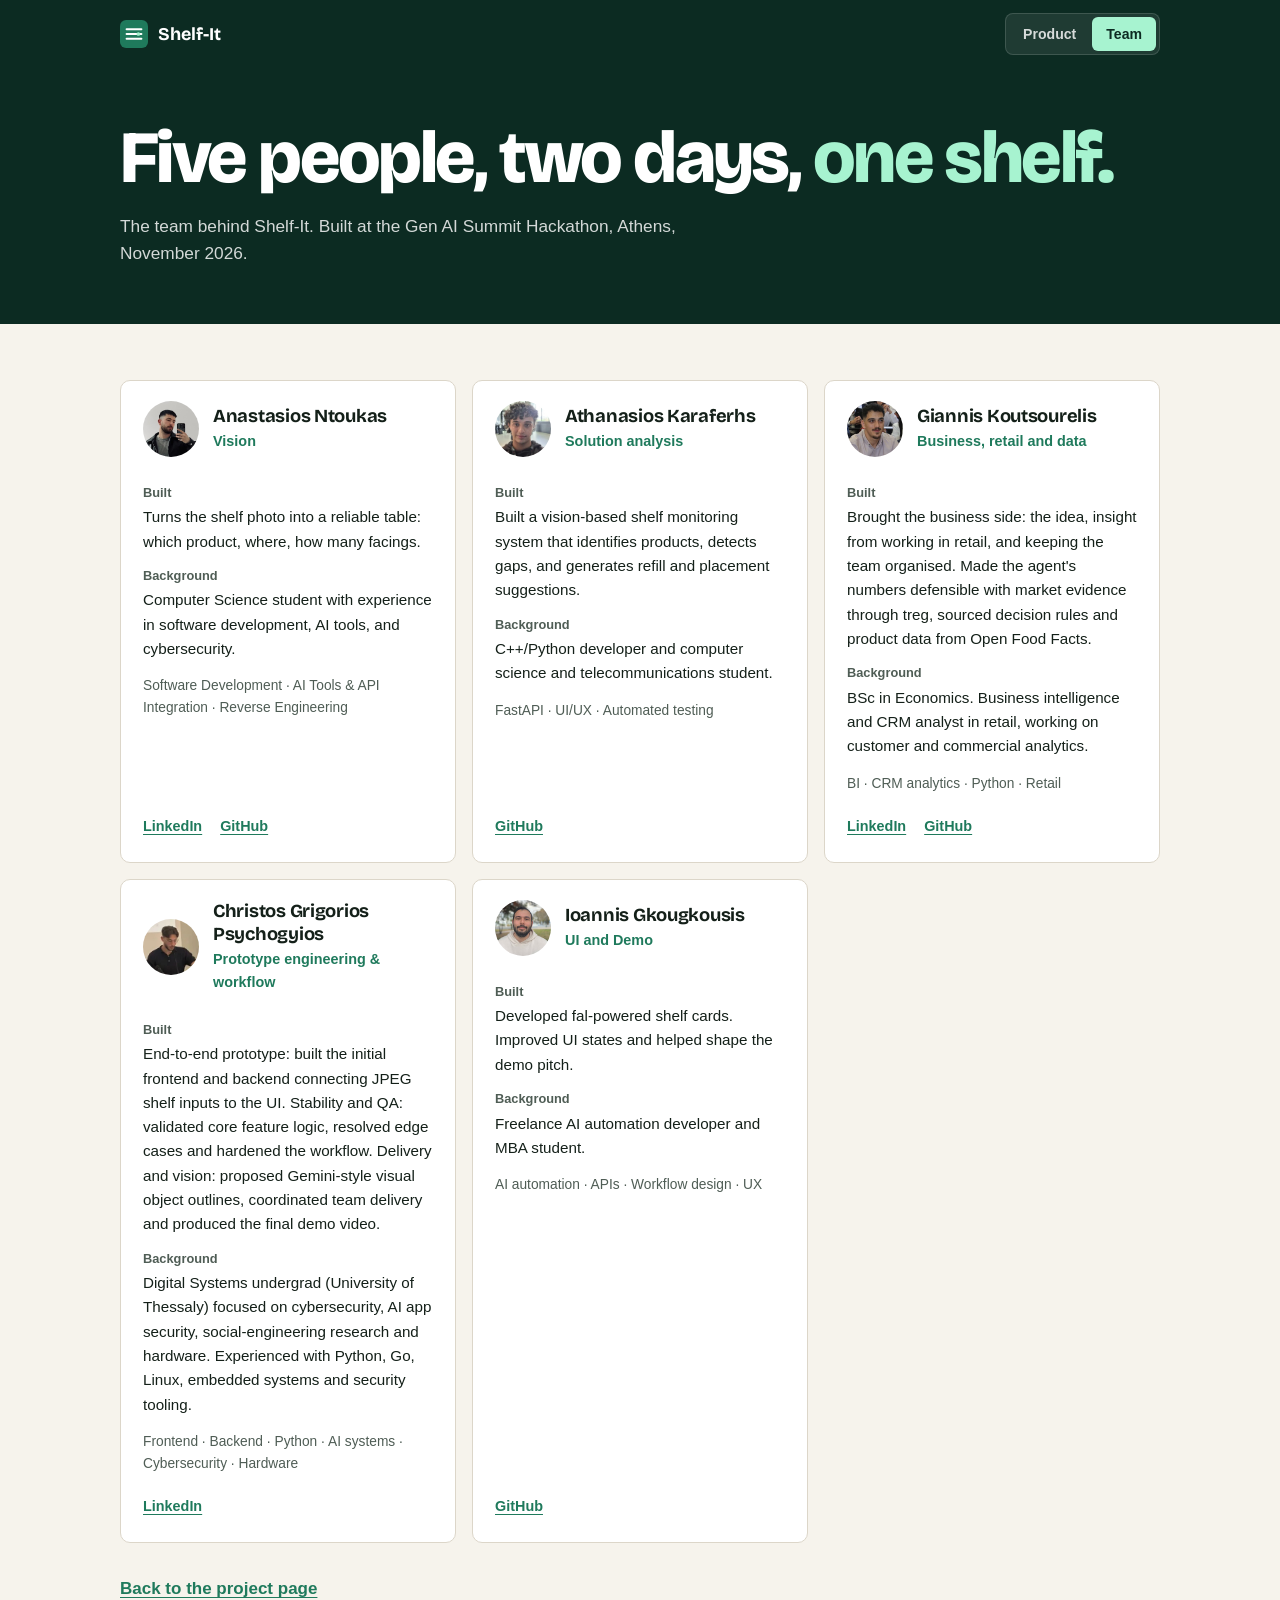
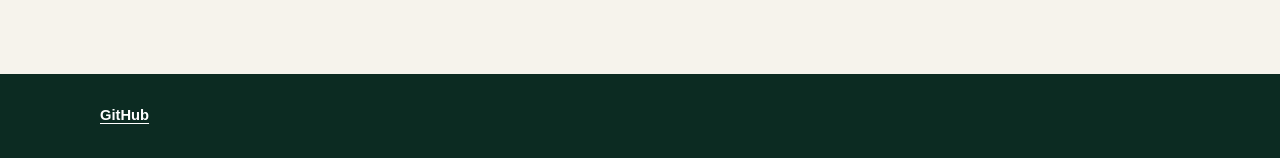
<file: docs/team.html>
<!doctype html>
<html lang="en">
<head>
<meta charset="utf-8">
<meta name="viewport" content="width=device-width, initial-scale=1">
<title>Team · Shelf-It</title>
<meta name="description" content="The five people who built Shelf-It in two days at the Gen AI Summit Hackathon, Athens.">
<meta property="og:title" content="Team · Shelf-It">
<meta property="og:image" content="shelf-drinks.jpg">
<meta name="theme-color" content="#0c2b22">
<link rel="icon" href="data:image/svg+xml,%3Csvg xmlns='http://www.w3.org/2000/svg' viewBox='0 0 32 32'%3E%3Crect width='32' height='32' rx='7' fill='%231F7A5C'/%3E%3Cpath d='M7.5 10.5h17M7.5 16h17M7.5 21.5h17' stroke='white' stroke-width='2.2' stroke-linecap='round'/%3E%3Ccircle cx='21' cy='16' r='2.1' fill='%23A7F3D0'/%3E%3C/svg%3E">
<link rel="preconnect" href="https://fonts.googleapis.com">
<link rel="preconnect" href="https://fonts.gstatic.com" crossorigin>
<link href="https://fonts.googleapis.com/css2?family=Bricolage+Grotesque:opsz,wght@12..96,500;12..96,700;12..96,800&display=swap" rel="stylesheet">
<style>
  :root {
    --night: #0c2b22; --green: #1f7a5c; --mint: #a7f3d0;
    --paper: #f6f3ec; --card: #ffffff; --ink: #142019; --soft: #4f5d55; --line: #dcd6c9;
    --on-dark: rgba(255,255,255,0.82); --on-dark-soft: rgba(255,255,255,0.66); --line-dark: rgba(255,255,255,0.14);
    --display: "Bricolage Grotesque", ui-sans-serif, system-ui, sans-serif;
    --sans: -apple-system, BlinkMacSystemFont, "Segoe UI", Roboto, "Helvetica Neue", sans-serif;
    --mono: ui-monospace, "SF Mono", Menlo, Consolas, monospace;
  }
  * { box-sizing: border-box; }
  [hidden] { display: none !important; }
  body { margin: 0; background: var(--paper); color: var(--ink); font: 17px/1.6 var(--sans); -webkit-text-size-adjust: 100%; }
  a { color: inherit; }
  :focus-visible { outline: 2px solid var(--green); outline-offset: 3px; border-radius: 4px; }
  .hero :focus-visible, nav.top :focus-visible { outline-color: var(--mint); }
  ::selection { background: var(--mint); color: var(--night); }
  .wrap { max-width: 1080px; margin: 0 auto; padding: 0 20px; }
  h1, h2, h3 { font-family: var(--display); margin: 0; letter-spacing: -0.015em; text-wrap: balance; }

  /* nav + tabs (same as index.html) */
  nav.top { position: absolute; inset: 0 0 auto 0; z-index: 10; }
  nav.top .wrap { display: flex; align-items: center; justify-content: space-between; height: 68px; gap: 16px; }
  .brand { display: flex; align-items: center; gap: 10px; font: 700 1.12rem var(--display); color: #fff; text-decoration: none; }
  .brand svg { width: 28px; height: 28px; }
  .tabs { display: flex; gap: 2px; padding: 3px; border-radius: 8px; background: rgba(255,255,255,0.08); border: 1px solid var(--line-dark); }
  .tabs a { padding: 6px 14px; border-radius: 6px; color: var(--on-dark); font-weight: 600; font-size: 0.88rem; text-decoration: none; }
  .tabs a:hover { color: #fff; }
  .tabs a[aria-current] { background: var(--mint); color: var(--night); }

  /* hero */
  .hero { background: var(--night); color: #fff; padding: 120px 0 56px; }
  .hero h1 { font-size: clamp(2.6rem, 7vw, 4.6rem); font-weight: 800; line-height: 1.04; letter-spacing: -0.035em; max-width: 14em; }
  .hero h1 em { font-style: normal; color: var(--mint); }
  .hero p { font-size: 1.08rem; color: var(--on-dark); max-width: 58ch; margin: 16px 0 0; }

  /* cards */
  section.people { padding: 56px 0 72px; }
  .grid { display: grid; grid-template-columns: repeat(auto-fill, minmax(300px, 1fr)); gap: 16px; }
  @media (max-width: 360px) { .grid { grid-template-columns: 1fr; } }
  .card { background: var(--card); border: 1px solid var(--line); border-radius: 10px; padding: 20px 22px; display: flex; flex-direction: column; }
  .card.empty { border-style: dashed; background: transparent; }
  .head { display: flex; gap: 14px; align-items: center; margin-bottom: 14px; }
  .avatar { flex: none; width: 56px; height: 56px; border-radius: 50%; display: grid; place-items: center; overflow: hidden; font: 700 1.1rem var(--display); color: var(--night); background: var(--mint); }
  .card.empty .avatar { background: var(--line); color: var(--soft); }
  .avatar img { width: 100%; height: 100%; object-fit: cover; }
  .head h3 { font-size: 1.15rem; font-weight: 700; line-height: 1.25; }
  .card.empty .head h3 { color: var(--soft); font-weight: 500; }
  .role { display: block; margin-top: 2px; font-size: 0.9rem; font-weight: 600; color: var(--green); }
  .label { font-size: 0.8rem; font-weight: 600; color: var(--soft); margin: 12px 0 2px; }
  .card p { margin: 0; font-size: 0.95rem; }
  .card p.muted { color: var(--soft); }
  .card p.skills { margin: 14px 0 0; font-size: 0.86rem; color: var(--soft); }
  .links { margin-top: auto; padding-top: 16px; display: flex; gap: 18px; }
  .links a { font-size: 0.9rem; font-weight: 600; color: var(--green); text-underline-offset: 3px; display: inline-block; padding: 4px 0; }
  .back-link { display: inline-block; margin-top: 32px; font-weight: 600; color: var(--green); text-underline-offset: 3px; }
  footer { background: var(--night); padding: 22px 20px; font-size: 0.92rem; }
  footer .wrap { padding: 0; }
  footer a { color: #fff; font-weight: 600; text-underline-offset: 3px; display: inline-block; padding: 8px 0; }
  footer :focus-visible { outline-color: var(--mint); }
</style>
</head>
<body>

<nav class="top" aria-label="Main">
  <div class="wrap">
    <a class="brand" href="index.html">
      <svg viewBox="0 0 32 32" aria-hidden="true"><rect width="32" height="32" rx="7" fill="#1F7A5C"/><path d="M7.5 10.5h17M7.5 16h17M7.5 21.5h17" stroke="#fff" stroke-width="2.2" stroke-linecap="round"/><circle cx="21" cy="16" r="2.1" fill="#A7F3D0"/></svg>
      Shelf-It
    </a>
    <div class="tabs" role="navigation" aria-label="Pages">
      <a href="index.html">Product</a>
      <a href="index.html#team" aria-current="true">Team</a>
    </div>
  </div>
</nav>

<header class="hero">
  <div class="wrap">
    <h1>Five people, two days, <em>one shelf.</em></h1>
    <p>The team behind Shelf-It. Built at the Gen AI Summit Hackathon, Athens, November 2026.</p>
  </div>
</header>

<main id="people">
  <section class="people">
    <div class="wrap">
      <div class="grid" id="grid"></div>
      <a class="back-link" href="index.html">Back to the project page</a>
    </div>
  </section>
</main>

<footer><div class="wrap"><a href="https://github.com/Koutsourelis/Gen-AI-Hackathon-Agent" target="_blank" rel="noopener">GitHub</a></div></footer>

<script src="team.js"></script>
<script>
(function () {
  const esc = (t) => String(t || "").replace(/[&<>"']/g, (c) => ({ "&": "&amp;", "<": "&lt;", ">": "&gt;", '"': "&quot;", "'": "&#39;" }[c]));
  const team = window.TEAM || [];
  const initials = (n) => n.split(/\s+/).map((w) => w[0]).slice(0, 2).join("").toUpperCase();

  document.getElementById("grid").innerHTML = team.map((m) => {
    const named = !!(m.name && m.name.trim());
    const avatar = m.photo ? `<img src="${esc(m.photo)}" alt="${esc(m.name)}">` : (named ? esc(initials(m.name)) : "?");
    const skills = (m.skills || []).length ? `<p class="skills">${m.skills.map(esc).join(" · ")}</p>` : "";
    const url = (u) => /^https?:\/\//i.test(u) ? u : "https://" + u.replace(/^\/+/, "");
    const gh = (g) => /github\.com/i.test(g) ? url(g) : "https://github.com/" + g.replace(/^@/, "");
    const links = [
      m.linkedin ? `<a href="${esc(url(m.linkedin.trim()))}" target="_blank" rel="noopener">LinkedIn</a>` : "",
      m.github ? `<a href="${esc(gh(m.github.trim()))}" target="_blank" rel="noopener">GitHub</a>` : "",
    ].join("");
    return `<article class="card${named ? "" : " empty"}">
      <div class="head"><div class="avatar">${avatar}</div><div><h3>${named ? esc(m.name) : "Name to be added"}</h3><span class="role">${esc(m.role)}</span></div></div>
      <div class="label">Built</div><p>${esc(m.built)}</p>
      <div class="label">Background</div>${m.background ? `<p>${esc(m.background)}</p>` : `<p class="muted">To be added.</p>`}
      ${skills}
      ${links ? `<div class="links">${links}</div>` : ""}
    </article>`;
  }).join("");
})();
</script>
</body>
</html>
</file>
<file: frontend/styles.css>
/* ShelfSense AR - Stylesheet
   Projector-optimized high contrast theme (Slate & Amber/Green) */

:root {
    --bg-dark: #090d16;
    --pane-bg: #0f172a;
    --card-bg: #1e293b;
    --card-border: #334155;
    --text-primary: #f8fafc;
    --text-secondary: #94a3b8;
    --accent-amber: #ffb020;
    --accent-green: #22c55e;
    --accent-red: #ef4444;
    --accent-blue: #38bdf8;
    --font-sans: 'Inter', system-ui, -apple-system, sans-serif;
    --font-mono: 'JetBrains Mono', monospace;
}

* {
    box-sizing: border-box;
    margin: 0;
    padding: 0;
}

body {
    font-family: var(--font-sans);
    background-color: var(--bg-dark);
    color: var(--text-primary);
    height: 100vh;
    overflow: hidden;
}

.app-container {
    display: grid;
    grid-template-columns: 460px 1fr;
    height: 100vh;
    width: 100vw;
}

@media (max-width: 1024px) {
    .app-container {
        grid-template-columns: 1fr;
        grid-template-rows: 1fr 1fr;
        overflow-y: auto;
    }
}

/* LEFT PANE */
.left-pane {
    background-color: var(--pane-bg);
    border-right: 1px solid var(--card-border);
    display: flex;
    flex-direction: column;
    padding: 20px;
    gap: 16px;
    overflow-y: auto;
    max-height: 100vh;
}

.app-header .brand {
    display: flex;
    align-items: center;
    gap: 10px;
}

.brand-icon {
    font-size: 28px;
}

.app-header h1 {
    font-size: 26px;
    font-weight: 900;
    letter-spacing: -0.5px;
    color: var(--text-primary);
}

.app-header .highlight {
    color: var(--accent-amber);
}

.tagline {
    font-size: 13px;
    color: var(--text-secondary);
    margin-top: 2px;
    font-weight: 500;
}

/* Controls Card & Buttons */
.controls-card {
    background-color: var(--card-bg);
    border: 1px solid var(--card-border);
    border-radius: 12px;
    padding: 16px;
    display: flex;
    flex-direction: column;
    gap: 12px;
}
.control-group {
    display: flex;
    flex-direction: column;
    gap: 6px;
}
.control-group label {
    font-size: 13px;
    font-weight: 600;
    color: var(--text-secondary);
    text-transform: uppercase;
}
.select-input {
    background-color: var(--bg-dark);
    color: var(--text-primary);
    border: 1px solid var(--card-border);
    border-radius: 8px;
    padding: 10px;
    font-size: 15px;
    font-weight: 600;
}
.button-group {
    display: grid;
    grid-template-columns: 1fr 1fr;
    gap: 10px;
}
.btn {
    padding: 12px;
    border-radius: 8px;
    font-size: 15px;
    font-weight: 700;
    cursor: pointer;
    border: none;
}
.btn-primary { background-color: var(--accent-amber); color: #1e293b; }
.btn-secondary { background-color: #334155; color: var(--text-primary); }
.btn-success { background-color: var(--accent-green); color: #090d16; flex: 1; }
.btn-danger { background-color: var(--accent-red); color: white; flex: 1; }


/* Trace, Viewport, and AR Overlays */
.trace-log {
    background-color: var(--card-bg);
    border: 1px solid var(--card-border);
    border-radius: 12px;
    padding: 14px;
    display: flex;
    flex-direction: column;
    gap: 10px;
    max-height: 260px;
    overflow-y: auto;
}
.trace-step {
    background-color: var(--bg-dark);
    border-left: 4px solid var(--card-border);
    border-radius: 6px;
    padding: 10px;
    font-size: 13px;
}
.trace-step.running { border-left-color: var(--accent-amber); }
.trace-step.done { border-left-color: var(--accent-green); }
.recommendation-card {
    background-color: var(--card-bg);
    border: 1px solid var(--accent-amber);
    border-radius: 12px;
    padding: 16px;
    display: flex;
    flex-direction: column;
    gap: 12px;
}
.shelf-talker-section {
    background-color: var(--card-bg);
    border: 1px solid var(--card-border);
    border-radius: 12px;
    padding: 14px;
}
.talker-preview-container {
    background-color: white;
    border-radius: 8px;
    padding: 8px;
    display: flex;
    justify-content: center;
}
.right-pane {
    background-color: #000;
    position: relative;
    display: flex;
    align-items: center;
    justify-content: center;
    overflow: hidden;
}
.viewport-container {
    position: relative;
    width: 100%;
    height: 100%;
    display: flex;
    align-items: center;
    justify-content: center;
}
#cameraVideo, #fallbackImagePreview, #arCanvas {
    position: absolute;
    width: 100%;
    height: 100%;
    object-fit: contain;
}
#arCanvas { pointer-events: none; z-index: 10; }
#fallbackImagePreview { z-index: 2; background-color: #000; }
#cameraVideo { z-index: 1; }
.viewport-badge {
    position: absolute;
    top: 20px;
    left: 20px;
    z-index: 20;
    background-color: rgba(15, 23, 42, 0.8);
    backdrop-filter: blur(8px);
    border: 1px solid var(--card-border);
    padding: 8px 14px;
    border-radius: 20px;
    display: flex;
    align-items: center;
    gap: 8px;
    font-size: 13px;
    color: var(--text-primary);
}
.status-dot { width: 8px; height: 8px; background-color: var(--accent-green); border-radius: 50%; }
.verify-banner {
    position: absolute;
    bottom: 24px;
    left: 50%;
    transform: translateX(-50%);
    z-index: 30;
    background-color: rgba(15, 23, 42, 0.9);
    backdrop-filter: blur(12px);
    border: 1px solid var(--accent-green);
    padding: 12px 20px;
    border-radius: 30px;
    display: flex;
    align-items: center;
    gap: 10px;
    font-size: 15px;
    font-weight: 700;
    color: var(--text-primary);
}
.hidden { display: none !important; }
</file>
